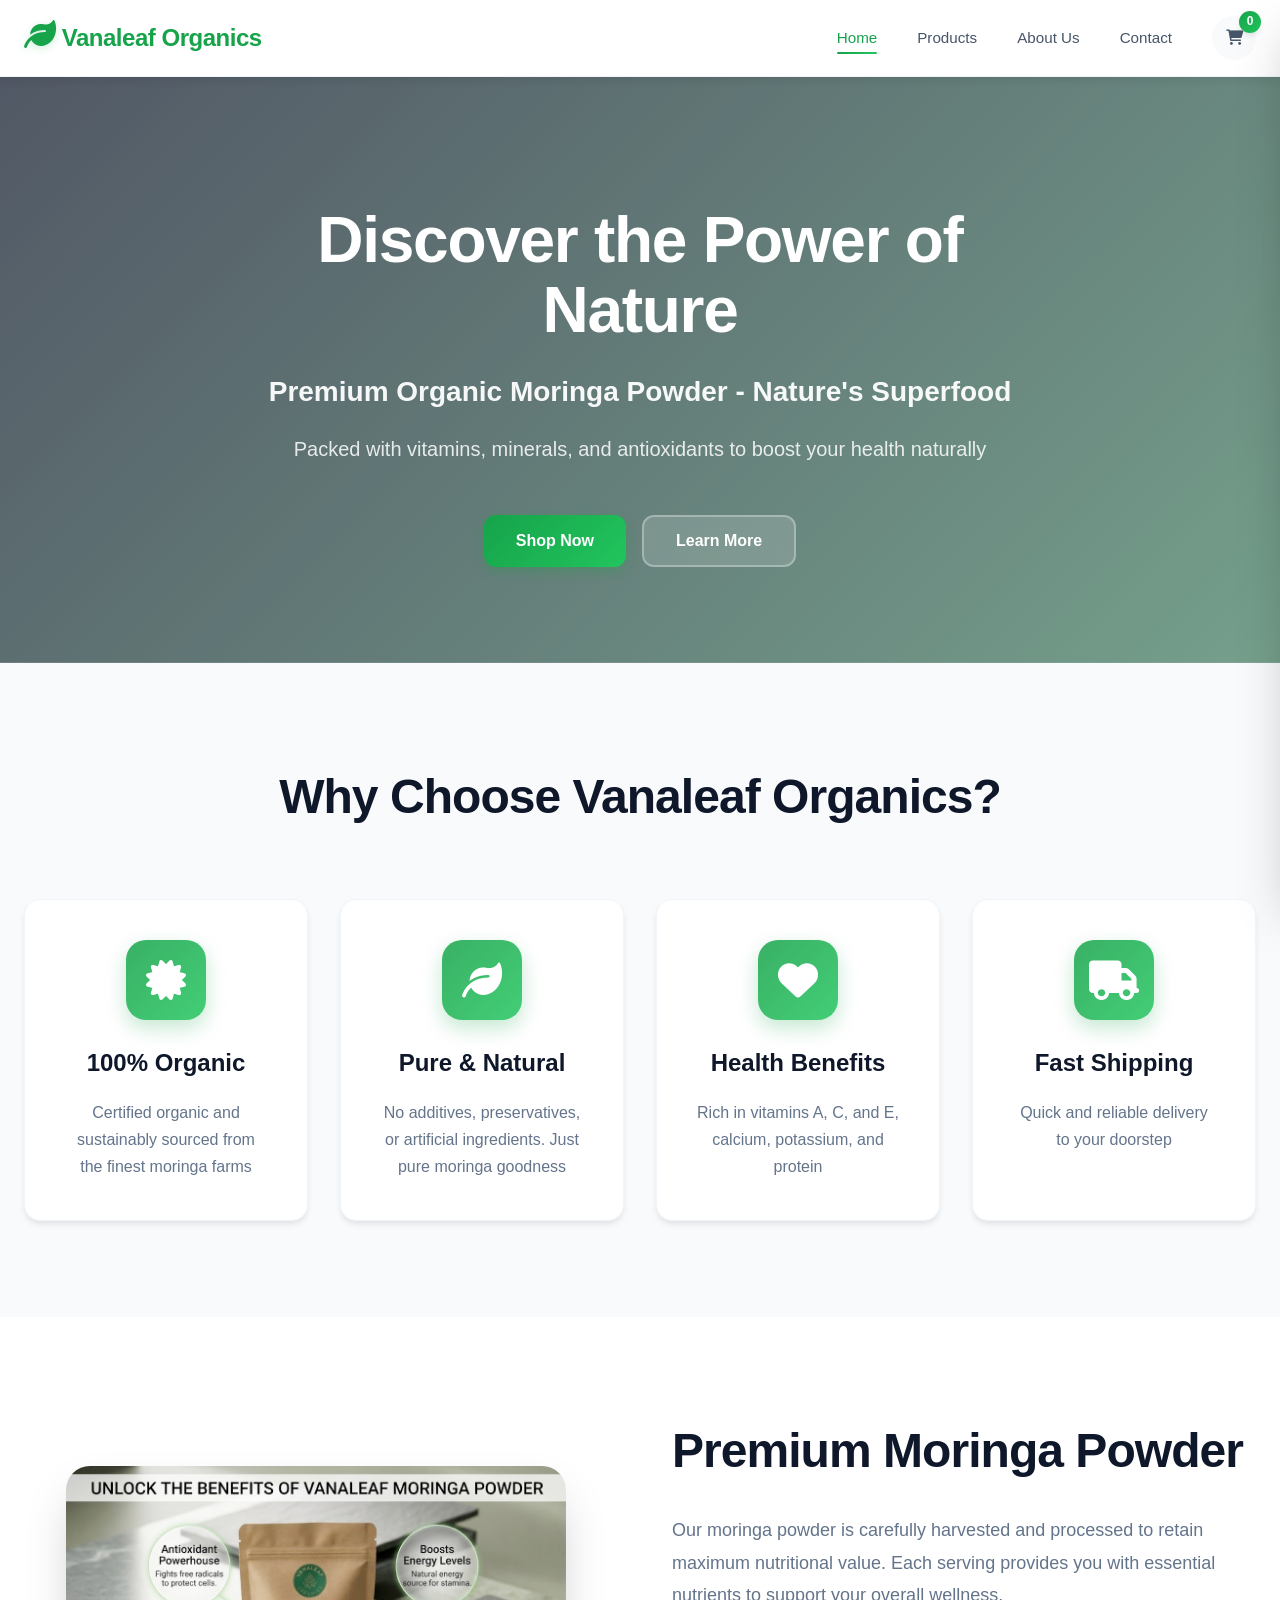
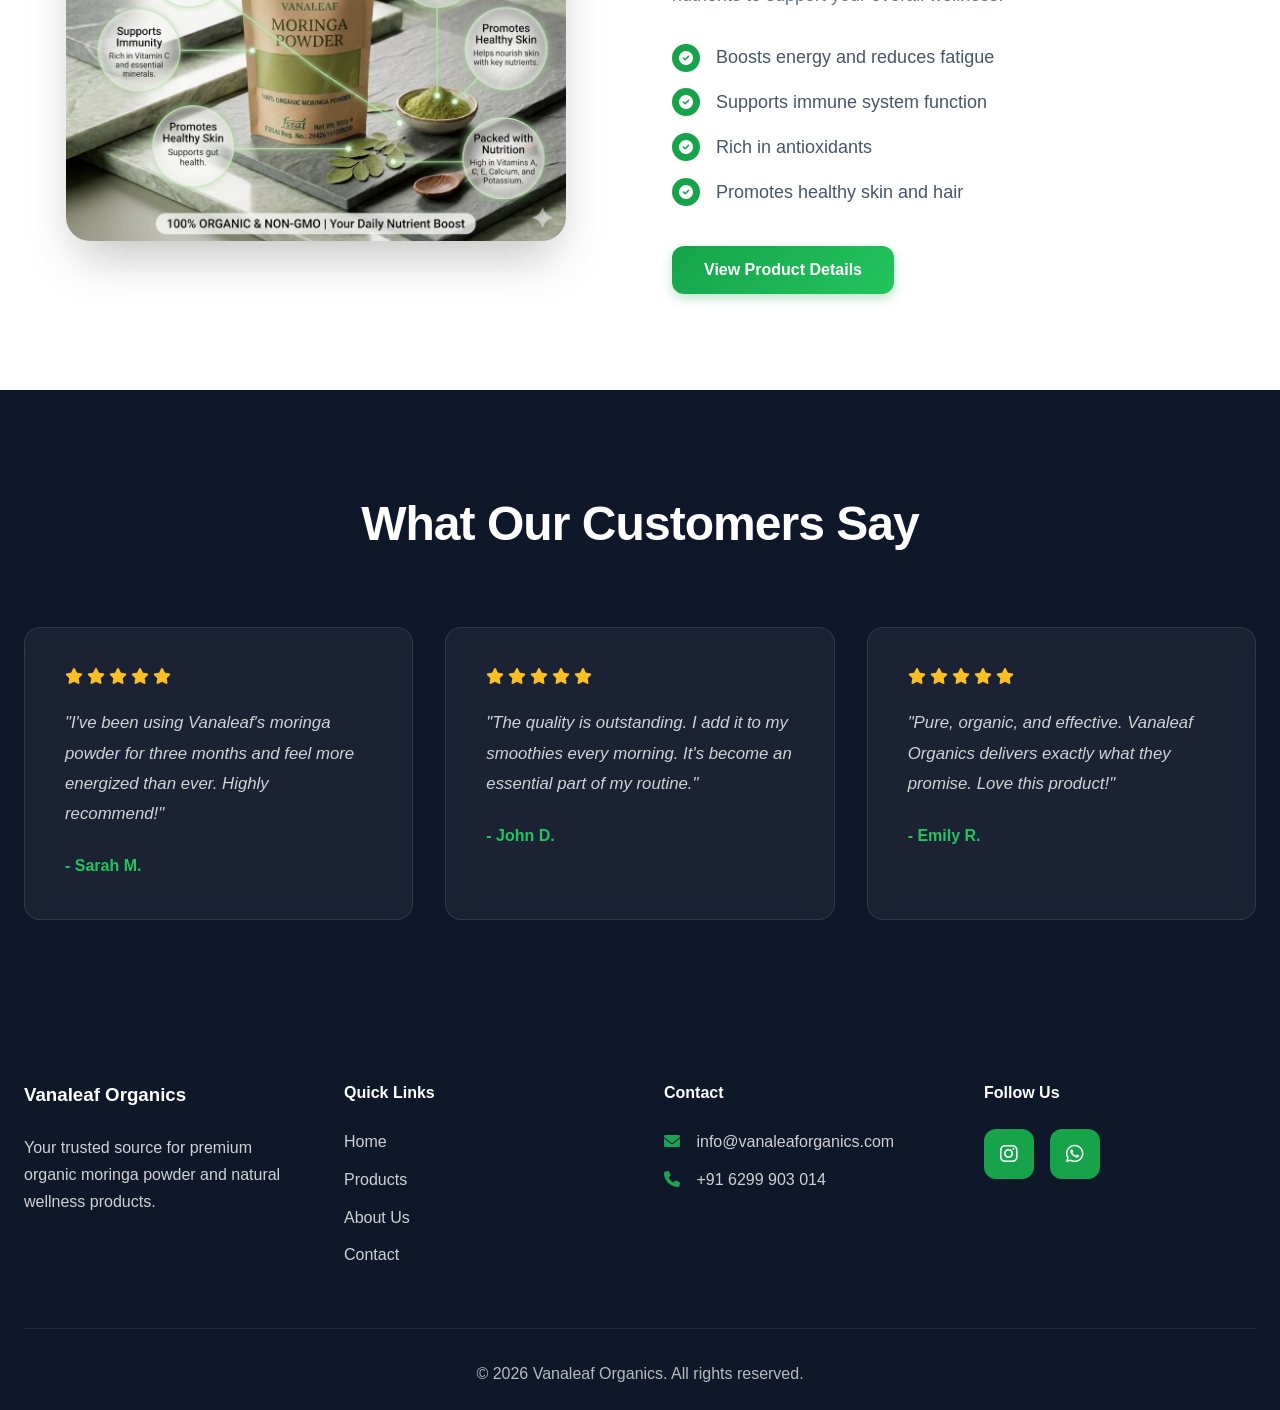
<file: index.html>
<!DOCTYPE html>
<html lang="en">
<head>
    <meta charset="UTF-8">
    <meta name="viewport" content="width=device-width, initial-scale=1.0">
    <title>Vanaleaf Organics - Premium Moringa Powder</title>
    <link rel="stylesheet" href="css/style.css">
    <link rel="stylesheet" href="https://cdnjs.cloudflare.com/ajax/libs/font-awesome/6.0.0/css/all.min.css">
</head>
<body>
    <!-- Navigation -->
    <nav class="navbar">
        <div class="container">
            <div class="nav-wrapper">
                <div class="logo">
                    <a href="index.html">
                        <i class="fas fa-leaf"></i>
                        <span>Vanaleaf Organics</span>
                    </a>
                </div>
                <ul class="nav-menu" id="navMenu">
                    <li><a href="index.html" class="active">Home</a></li>
                    <li><a href="product.html">Products</a></li>
                    <li><a href="about.html">About Us</a></li>
                    <li><a href="contact.html">Contact</a></li>
                    <li class="cart-icon-wrapper">
                        <a href="#" id="cartToggle">
                            <i class="fas fa-shopping-cart"></i>
                            <span class="cart-count" id="cartCount">0</span>
                        </a>
                    </li>
                </ul>
                <div class="hamburger" id="hamburger">
                    <span></span>
                    <span></span>
                    <span></span>
                </div>
            </div>
        </div>
    </nav>

    <!-- Hero Section -->
    <section class="hero">
        <div class="container">
            <div class="hero-content">
                <h1 class="hero-title">Discover the Power of Nature</h1>
                <p class="hero-subtitle">Premium Organic Moringa Powder - Nature's Superfood</p>
                <p class="hero-description">Packed with vitamins, minerals, and antioxidants to boost your health naturally</p>
                <div class="hero-buttons">
                    <a href="product.html" class="btn btn-primary">Shop Now</a>
                    <a href="about.html" class="btn btn-secondary">Learn More</a>
                </div>
            </div>
        </div>
    </section>

    <!-- Features Section -->
    <section class="features">
        <div class="container">
            <h2 class="section-title">Why Choose Vanaleaf Organics?</h2>
            <div class="features-grid">
                <div class="feature-card">
                    <div class="feature-icon feature-icon-1">
                        <i class="fas fa-certificate"></i>
                    </div>
                    <h3>100% Organic</h3>
                    <p>Certified organic and sustainably sourced from the finest moringa farms</p>
                </div>
                <div class="feature-card">
                    <div class="feature-icon feature-icon-2">
                        <i class="fas fa-leaf"></i>
                    </div>
                    <h3>Pure & Natural</h3>
                    <p>No additives, preservatives, or artificial ingredients. Just pure moringa goodness</p>
                </div>
                <div class="feature-card">
                    <div class="feature-icon feature-icon-3">
                        <i class="fas fa-heart"></i>
                    </div>
                    <h3>Health Benefits</h3>
                    <p>Rich in vitamins A, C, and E, calcium, potassium, and protein</p>
                </div>
                <div class="feature-card">
                    <div class="feature-icon feature-icon-4">
                        <i class="fas fa-truck"></i>
                    </div>
                    <h3>Fast Shipping</h3>
                    <p>Quick and reliable delivery to your doorstep</p>
                </div>
            </div>
        </div>
    </section>

    <!-- Product Highlight Section -->
    <section class="product-highlight">
        <div class="container">
            <div class="highlight-grid">
                <div class="highlight-image">
                    <img src="images/Benefits.png" alt="Benefits of Vanaleaf Moringa Powder" class="highlight-img">
                </div>
                <div class="highlight-content">
                    <h2>Premium Moringa Powder</h2>
                    <p class="highlight-description">Our moringa powder is carefully harvested and processed to retain maximum nutritional value. Each serving provides you with essential nutrients to support your overall wellness.</p>
                    <ul class="benefits-list">
                        <li><i class="fas fa-check-circle"></i> Boosts energy and reduces fatigue</li>
                        <li><i class="fas fa-check-circle"></i> Supports immune system function</li>
                        <li><i class="fas fa-check-circle"></i> Rich in antioxidants</li>
                        <li><i class="fas fa-check-circle"></i> Promotes healthy skin and hair</li>
                    </ul>
                    <a href="product.html" class="btn btn-primary">View Product Details</a>
                </div>
            </div>
        </div>
    </section>

    <!-- Testimonials Section -->
    <section class="testimonials">
        <div class="container">
            <h2 class="section-title">What Our Customers Say</h2>
            <div class="testimonials-grid">
                <div class="testimonial-card">
                    <div class="stars">
                        <i class="fas fa-star"></i>
                        <i class="fas fa-star"></i>
                        <i class="fas fa-star"></i>
                        <i class="fas fa-star"></i>
                        <i class="fas fa-star"></i>
                    </div>
                    <p>"I've been using Vanaleaf's moringa powder for three months and feel more energized than ever. Highly recommend!"</p>
                    <div class="customer-name">- Sarah M.</div>
                </div>
                <div class="testimonial-card">
                    <div class="stars">
                        <i class="fas fa-star"></i>
                        <i class="fas fa-star"></i>
                        <i class="fas fa-star"></i>
                        <i class="fas fa-star"></i>
                        <i class="fas fa-star"></i>
                    </div>
                    <p>"The quality is outstanding. I add it to my smoothies every morning. It's become an essential part of my routine."</p>
                    <div class="customer-name">- John D.</div>
                </div>
                <div class="testimonial-card">
                    <div class="stars">
                        <i class="fas fa-star"></i>
                        <i class="fas fa-star"></i>
                        <i class="fas fa-star"></i>
                        <i class="fas fa-star"></i>
                        <i class="fas fa-star"></i>
                    </div>
                    <p>"Pure, organic, and effective. Vanaleaf Organics delivers exactly what they promise. Love this product!"</p>
                    <div class="customer-name">- Emily R.</div>
                </div>
            </div>
        </div>
    </section>

    <!-- Footer -->
    <footer class="footer">
        <div class="container">
            <div class="footer-grid">
                <div class="footer-col">
                    <h3>Vanaleaf Organics</h3>
                    <p>Your trusted source for premium organic moringa powder and natural wellness products.</p>
                </div>
                <div class="footer-col">
                    <h4>Quick Links</h4>
                    <ul>
                        <li><a href="index.html">Home</a></li>
                        <li><a href="product.html">Products</a></li>
                        <li><a href="about.html">About Us</a></li>
                        <li><a href="contact.html">Contact</a></li>
                    </ul>
                </div>
                <div class="footer-col">
                    <h4>Contact</h4>
                    <ul>
                        <li><a href="mailto:info@vanaleaforganics.com"><i class="fas fa-envelope"></i> info@vanaleaforganics.com</a></li>
                        <li><a href="tel:+916299903014"><i class="fas fa-phone"></i> +91 6299 903 014</a></li>
                    </ul>
                </div>
                <div class="footer-col">
                    <h4>Follow Us</h4>
                    <div class="social-links">
                        <a href="https://www.instagram.com/vanaleaforganics" target="_blank"><i class="fab fa-instagram"></i></a>
                        <a href="https://wa.me/916299903014" target="_blank"><i class="fab fa-whatsapp"></i></a>
                    </div>
                </div>
            </div>
            <div class="footer-bottom">
                <p>&copy; 2026 Vanaleaf Organics. All rights reserved.</p>
            </div>
        </div>
    </footer>

    <!-- Shopping Cart Sidebar -->
    <div class="cart-sidebar" id="cartSidebar">
        <div class="cart-header">
            <h3>Shopping Cart</h3>
            <button class="close-cart" id="closeCart">&times;</button>
        </div>
        <div class="cart-items" id="cartItems">
            <p class="empty-cart">Your cart is empty</p>
        </div>
        <div class="cart-footer">
            <div class="cart-total">
                <span>Total:</span>
                <span id="cartTotal">₹0</span>
            </div>
            <div class="cart-buttons">
                <button class="btn btn-primary btn-block btn-whatsapp" id="orderWhatsappBtn">
                    <i class="fab fa-whatsapp"></i> Order via WhatsApp
                </button>
                <button class="btn btn-outline btn-block" id="orderCodBtn">
                    COD / UPI Payment
                </button>
            </div>
        </div>
    </div>

    <!-- Overlay -->
    <div class="overlay" id="overlay"></div>

    <script src="js/cart.js"></script>
    <script src="js/main.js"></script>
</body>
</html>
</file>
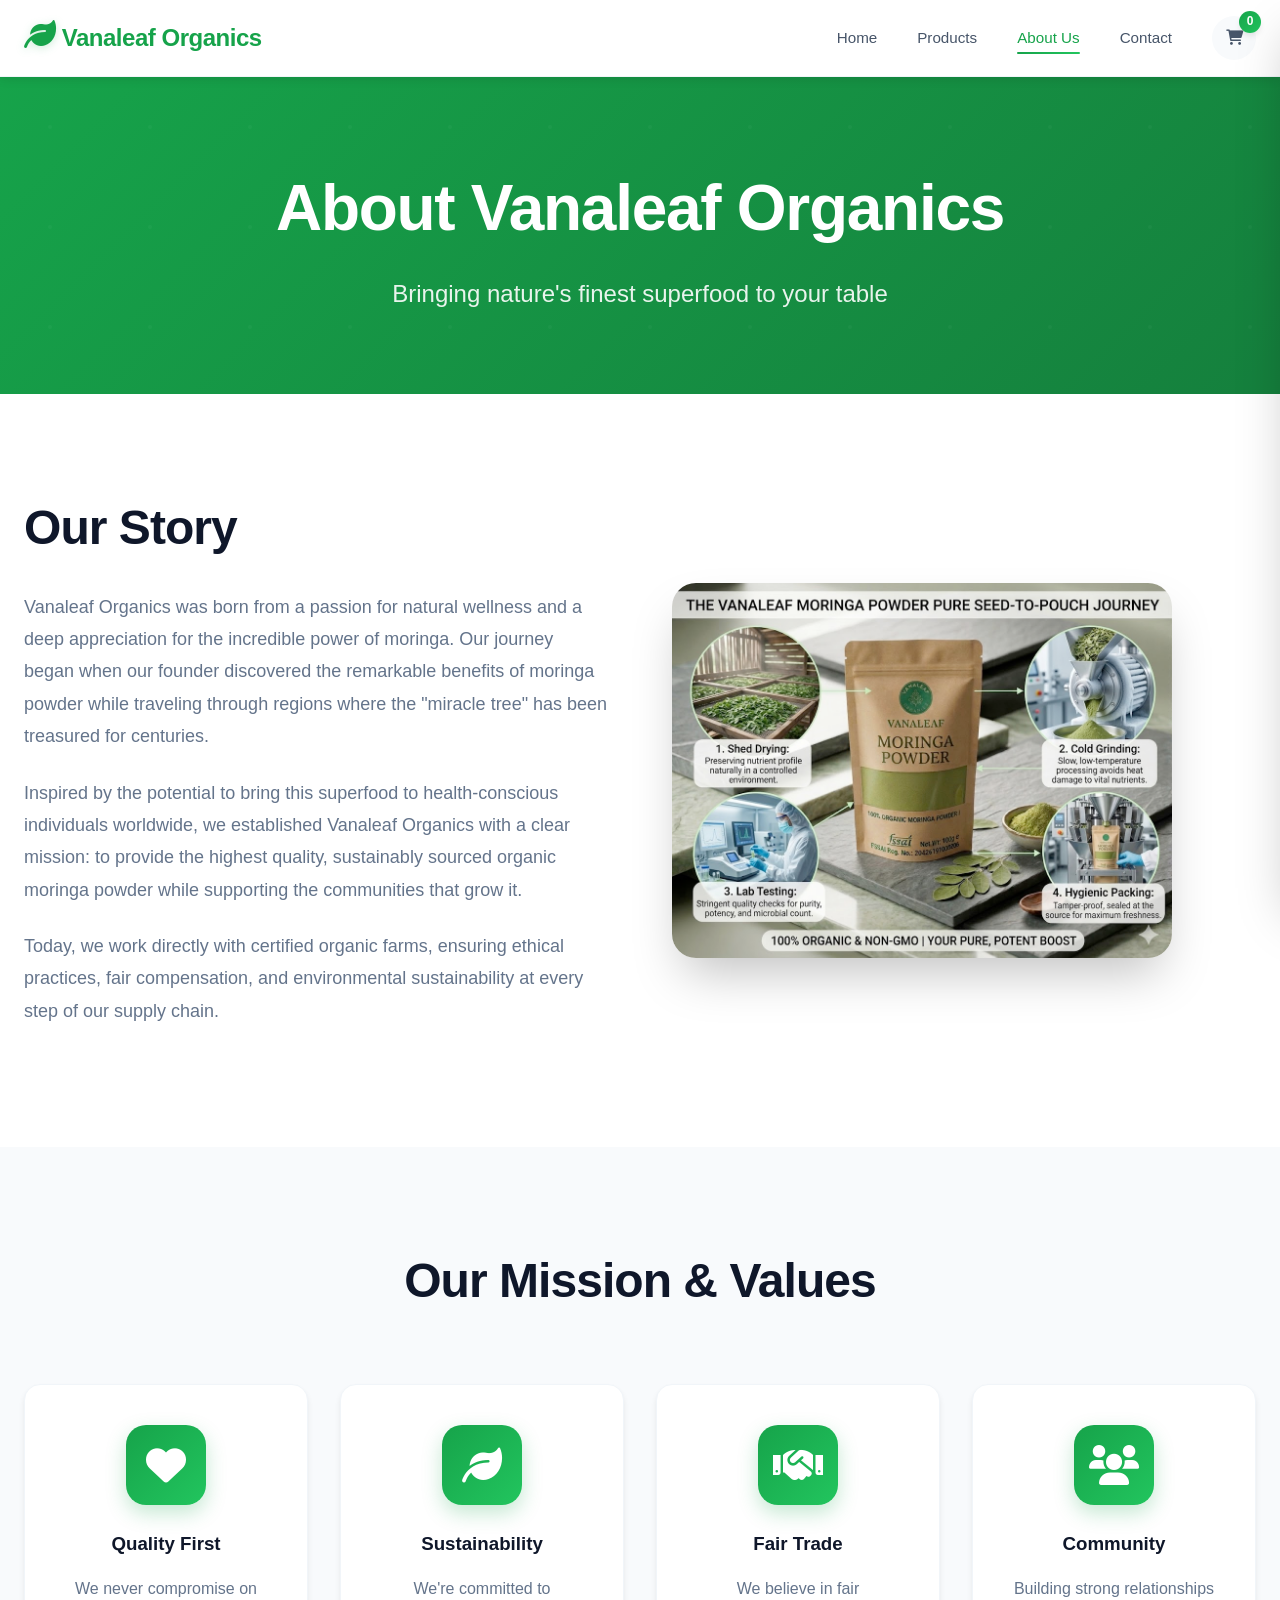
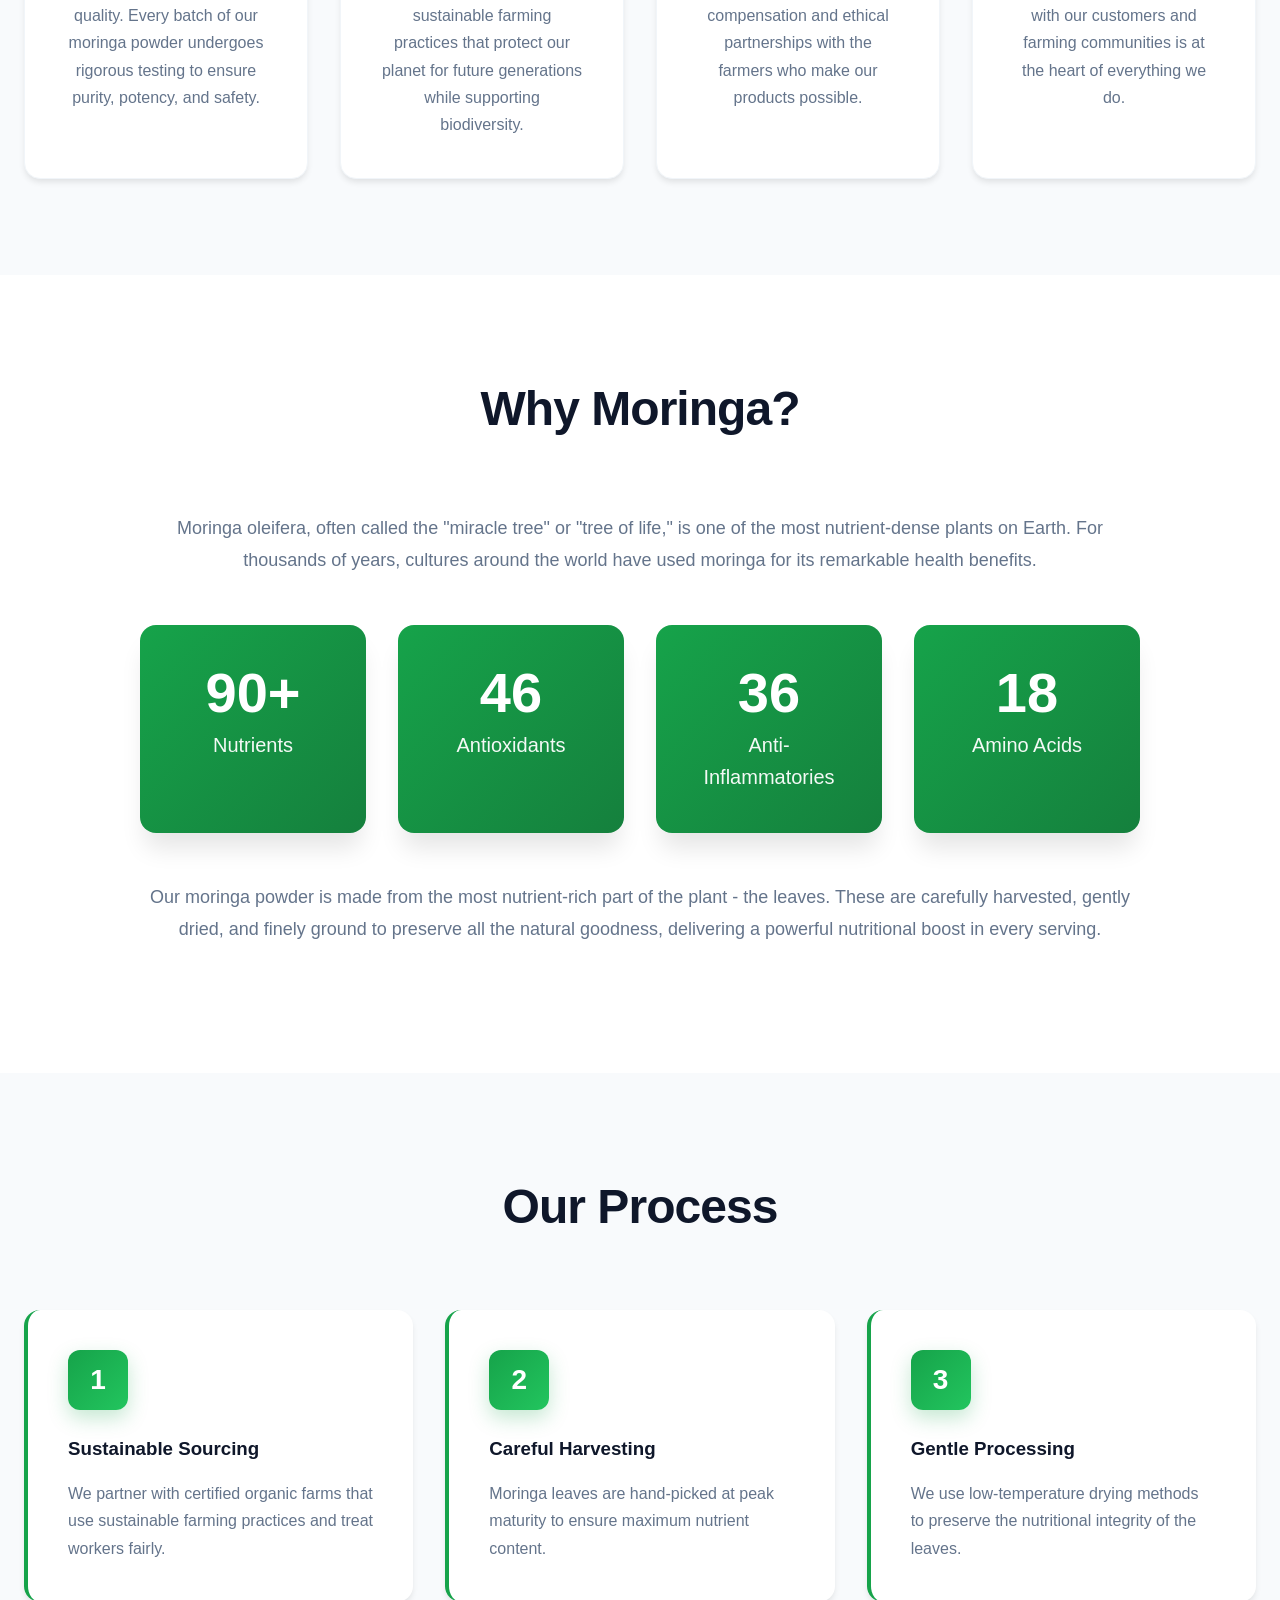
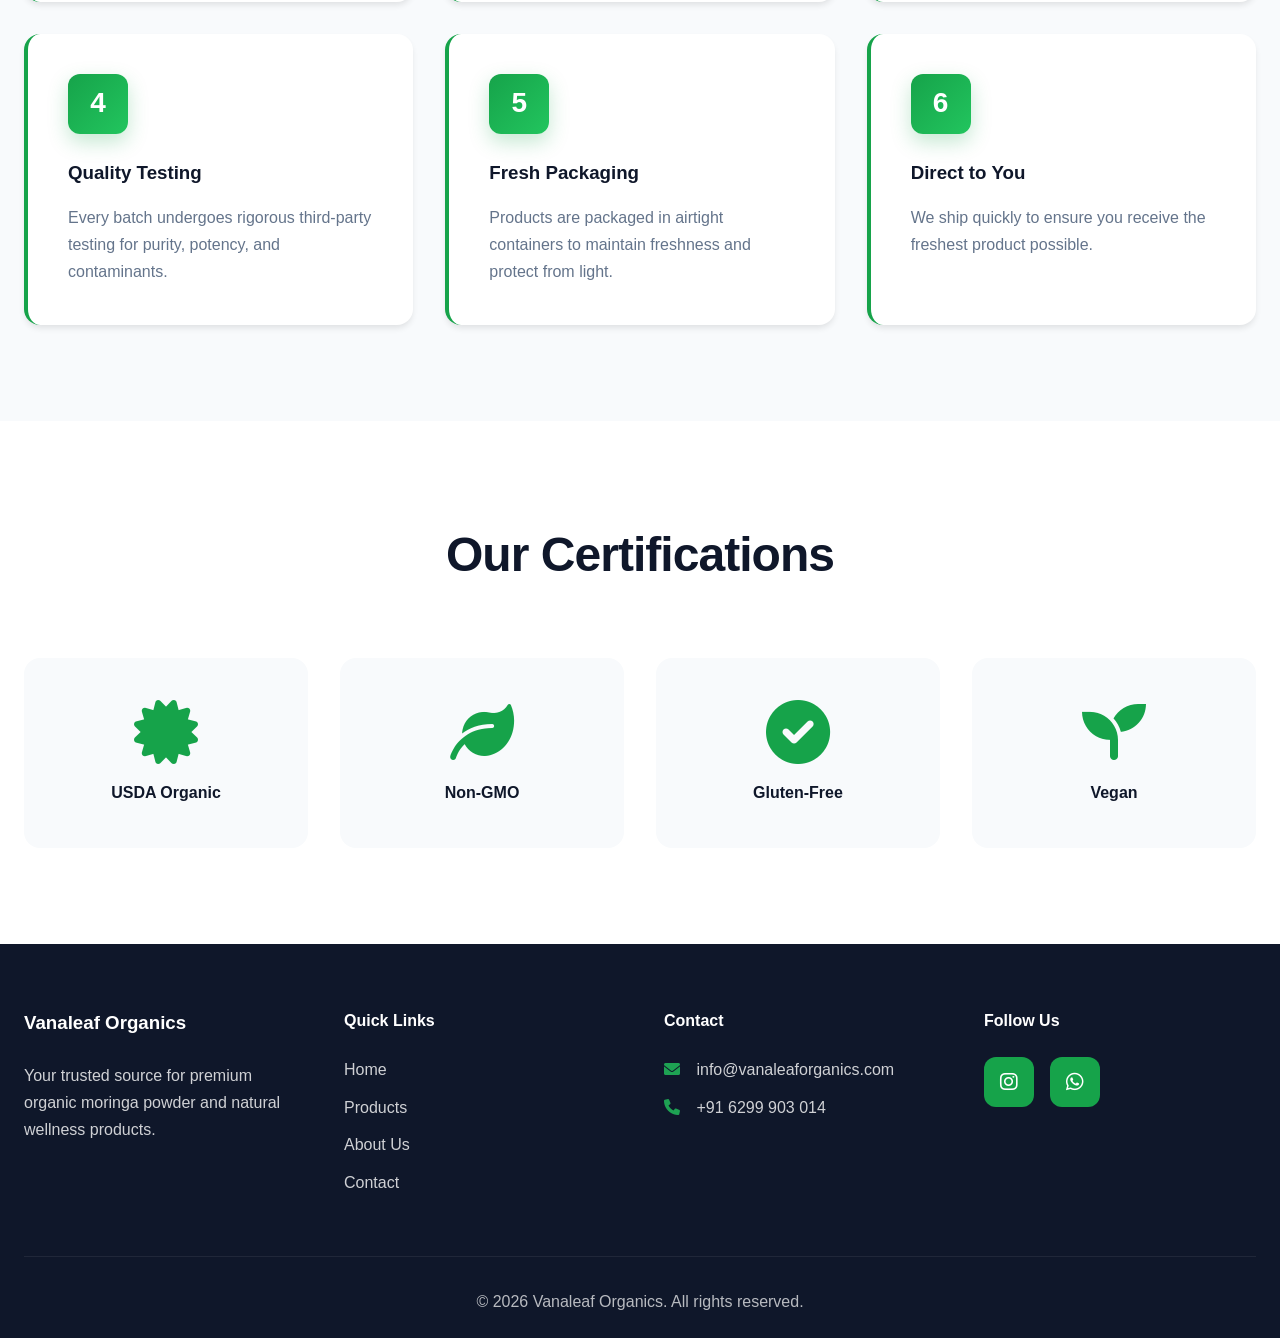
<file: about.html>
<!DOCTYPE html>
<html lang="en">
<head>
    <meta charset="UTF-8">
    <meta name="viewport" content="width=device-width, initial-scale=1.0">
    <title>About Us - Vanaleaf Organics</title>
    <link rel="stylesheet" href="css/style.css">
    <link rel="stylesheet" href="https://cdnjs.cloudflare.com/ajax/libs/font-awesome/6.0.0/css/all.min.css">
</head>
<body>
    <!-- Navigation -->
    <nav class="navbar">
        <div class="container">
            <div class="nav-wrapper">
                <div class="logo">
                    <a href="index.html">
                        <i class="fas fa-leaf"></i>
                        <span>Vanaleaf Organics</span>
                    </a>
                </div>
                <ul class="nav-menu" id="navMenu">
                    <li><a href="index.html">Home</a></li>
                    <li><a href="product.html">Products</a></li>
                    <li><a href="about.html" class="active">About Us</a></li>
                    <li><a href="contact.html">Contact</a></li>
                    <li class="cart-icon-wrapper">
                        <a href="#" id="cartToggle">
                            <i class="fas fa-shopping-cart"></i>
                            <span class="cart-count" id="cartCount">0</span>
                        </a>
                    </li>
                </ul>
                <div class="hamburger" id="hamburger">
                    <span></span>
                    <span></span>
                    <span></span>
                </div>
            </div>
        </div>
    </nav>

    <!-- Page Header -->
    <section class="page-header">
        <div class="container">
            <h1>About Vanaleaf Organics</h1>
            <p>Bringing nature's finest superfood to your table</p>
        </div>
    </section>

    <!-- Our Story Section -->
    <section class="about-section">
        <div class="container">
            <div class="about-grid">
                <div class="about-content">
                    <h2>Our Story</h2>
                    <p>Vanaleaf Organics was born from a passion for natural wellness and a deep appreciation for the incredible power of moringa. Our journey began when our founder discovered the remarkable benefits of moringa powder while traveling through regions where the "miracle tree" has been treasured for centuries.</p>
                    <p>Inspired by the potential to bring this superfood to health-conscious individuals worldwide, we established Vanaleaf Organics with a clear mission: to provide the highest quality, sustainably sourced organic moringa powder while supporting the communities that grow it.</p>
                    <p>Today, we work directly with certified organic farms, ensuring ethical practices, fair compensation, and environmental sustainability at every step of our supply chain.</p>
                </div>
                <div class="about-image">
                    <img src="images/Journey.png" alt="The Vanaleaf Moringa Powder Seed-to-Pouch Journey" class="highlight-img">
                </div>
            </div>
        </div>
    </section>

    <!-- Mission & Values -->
    <section class="values-section">
        <div class="container">
            <h2 class="section-title">Our Mission & Values</h2>
            <div class="values-grid">
                <div class="value-card">
                    <div class="value-icon">
                        <i class="fas fa-heart"></i>
                    </div>
                    <h3>Quality First</h3>
                    <p>We never compromise on quality. Every batch of our moringa powder undergoes rigorous testing to ensure purity, potency, and safety.</p>
                </div>
                <div class="value-card">
                    <div class="value-icon">
                        <i class="fas fa-leaf"></i>
                    </div>
                    <h3>Sustainability</h3>
                    <p>We're committed to sustainable farming practices that protect our planet for future generations while supporting biodiversity.</p>
                </div>
                <div class="value-card">
                    <div class="value-icon">
                        <i class="fas fa-handshake"></i>
                    </div>
                    <h3>Fair Trade</h3>
                    <p>We believe in fair compensation and ethical partnerships with the farmers who make our products possible.</p>
                </div>
                <div class="value-card">
                    <div class="value-icon">
                        <i class="fas fa-users"></i>
                    </div>
                    <h3>Community</h3>
                    <p>Building strong relationships with our customers and farming communities is at the heart of everything we do.</p>
                </div>
            </div>
        </div>
    </section>

    <!-- Why Moringa Section -->
    <section class="why-moringa">
        <div class="container">
            <h2 class="section-title">Why Moringa?</h2>
            <div class="moringa-content">
                <p>Moringa oleifera, often called the "miracle tree" or "tree of life," is one of the most nutrient-dense plants on Earth. For thousands of years, cultures around the world have used moringa for its remarkable health benefits.</p>
                <div class="moringa-facts">
                    <div class="fact-item">
                        <div class="fact-number">90+</div>
                        <div class="fact-label">Nutrients</div>
                    </div>
                    <div class="fact-item">
                        <div class="fact-number">46</div>
                        <div class="fact-label">Antioxidants</div>
                    </div>
                    <div class="fact-item">
                        <div class="fact-number">36</div>
                        <div class="fact-label">Anti-Inflammatories</div>
                    </div>
                    <div class="fact-item">
                        <div class="fact-number">18</div>
                        <div class="fact-label">Amino Acids</div>
                    </div>
                </div>
                <p>Our moringa powder is made from the most nutrient-rich part of the plant - the leaves. These are carefully harvested, gently dried, and finely ground to preserve all the natural goodness, delivering a powerful nutritional boost in every serving.</p>
            </div>
        </div>
    </section>

    <!-- Our Process -->
    <section class="process-section">
        <div class="container">
            <h2 class="section-title">Our Process</h2>
            <div class="process-steps">
                <div class="step">
                    <div class="step-number">1</div>
                    <h3>Sustainable Sourcing</h3>
                    <p>We partner with certified organic farms that use sustainable farming practices and treat workers fairly.</p>
                </div>
                <div class="step">
                    <div class="step-number">2</div>
                    <h3>Careful Harvesting</h3>
                    <p>Moringa leaves are hand-picked at peak maturity to ensure maximum nutrient content.</p>
                </div>
                <div class="step">
                    <div class="step-number">3</div>
                    <h3>Gentle Processing</h3>
                    <p>We use low-temperature drying methods to preserve the nutritional integrity of the leaves.</p>
                </div>
                <div class="step">
                    <div class="step-number">4</div>
                    <h3>Quality Testing</h3>
                    <p>Every batch undergoes rigorous third-party testing for purity, potency, and contaminants.</p>
                </div>
                <div class="step">
                    <div class="step-number">5</div>
                    <h3>Fresh Packaging</h3>
                    <p>Products are packaged in airtight containers to maintain freshness and protect from light.</p>
                </div>
                <div class="step">
                    <div class="step-number">6</div>
                    <h3>Direct to You</h3>
                    <p>We ship quickly to ensure you receive the freshest product possible.</p>
                </div>
            </div>
        </div>
    </section>

    <!-- Certifications -->
    <section class="certifications">
        <div class="container">
            <h2 class="section-title">Our Certifications</h2>
            <div class="cert-grid">
                <div class="cert-item">
                    <i class="fas fa-certificate"></i>
                    <h4>USDA Organic</h4>
                </div>
                <div class="cert-item">
                    <i class="fas fa-leaf"></i>
                    <h4>Non-GMO</h4>
                </div>
                <div class="cert-item">
                    <i class="fas fa-check-circle"></i>
                    <h4>Gluten-Free</h4>
                </div>
                <div class="cert-item">
                    <i class="fas fa-seedling"></i>
                    <h4>Vegan</h4>
                </div>
            </div>
        </div>
    </section>

    <!-- Footer -->
    <footer class="footer">
        <div class="container">
            <div class="footer-grid">
                <div class="footer-col">
                    <h3>Vanaleaf Organics</h3>
                    <p>Your trusted source for premium organic moringa powder and natural wellness products.</p>
                </div>
                <div class="footer-col">
                    <h4>Quick Links</h4>
                    <ul>
                        <li><a href="index.html">Home</a></li>
                        <li><a href="product.html">Products</a></li>
                        <li><a href="about.html">About Us</a></li>
                        <li><a href="contact.html">Contact</a></li>
                    </ul>
                </div>
                <div class="footer-col">
                    <h4>Contact</h4>
                    <ul>
                        <li><a href="mailto:info@vanaleaforganics.com"><i class="fas fa-envelope"></i> info@vanaleaforganics.com</a></li>
                        <li><a href="tel:+916299903014"><i class="fas fa-phone"></i> +91 6299 903 014</a></li>
                    </ul>
                </div>
                <div class="footer-col">
                    <h4>Follow Us</h4>
                    <div class="social-links">
                        <a href="https://www.instagram.com/vanaleaforganics" target="_blank"><i class="fab fa-instagram"></i></a>
                        <a href="https://wa.me/916299903014" target="_blank"><i class="fab fa-whatsapp"></i></a>
                    </div>
                </div>
            </div>
            <div class="footer-bottom">
                <p>&copy; 2026 Vanaleaf Organics. All rights reserved.</p>
            </div>
        </div>
    </footer>

    <!-- Shopping Cart Sidebar -->
    <div class="cart-sidebar" id="cartSidebar">
        <div class="cart-header">
            <h3>Shopping Cart</h3>
            <button class="close-cart" id="closeCart">&times;</button>
        </div>
        <div class="cart-items" id="cartItems">
            <p class="empty-cart">Your cart is empty</p>
        </div>
        <div class="cart-footer">
            <div class="cart-total">
                <span>Total:</span>
                <span id="cartTotal">₹0</span>
            </div>
            <div class="cart-buttons">
                <button class="btn btn-primary btn-block btn-whatsapp" id="orderWhatsappBtn">
                    <i class="fab fa-whatsapp"></i> Order via WhatsApp
                </button>
                <button class="btn btn-outline btn-block" id="orderCodBtn">
                    COD / UPI Payment
                </button>
            </div>
        </div>
    </div>

    <!-- Overlay -->
    <div class="overlay" id="overlay"></div>

    <script src="js/cart.js"></script>
    <script src="js/main.js"></script>
</body>
</html>
</file>
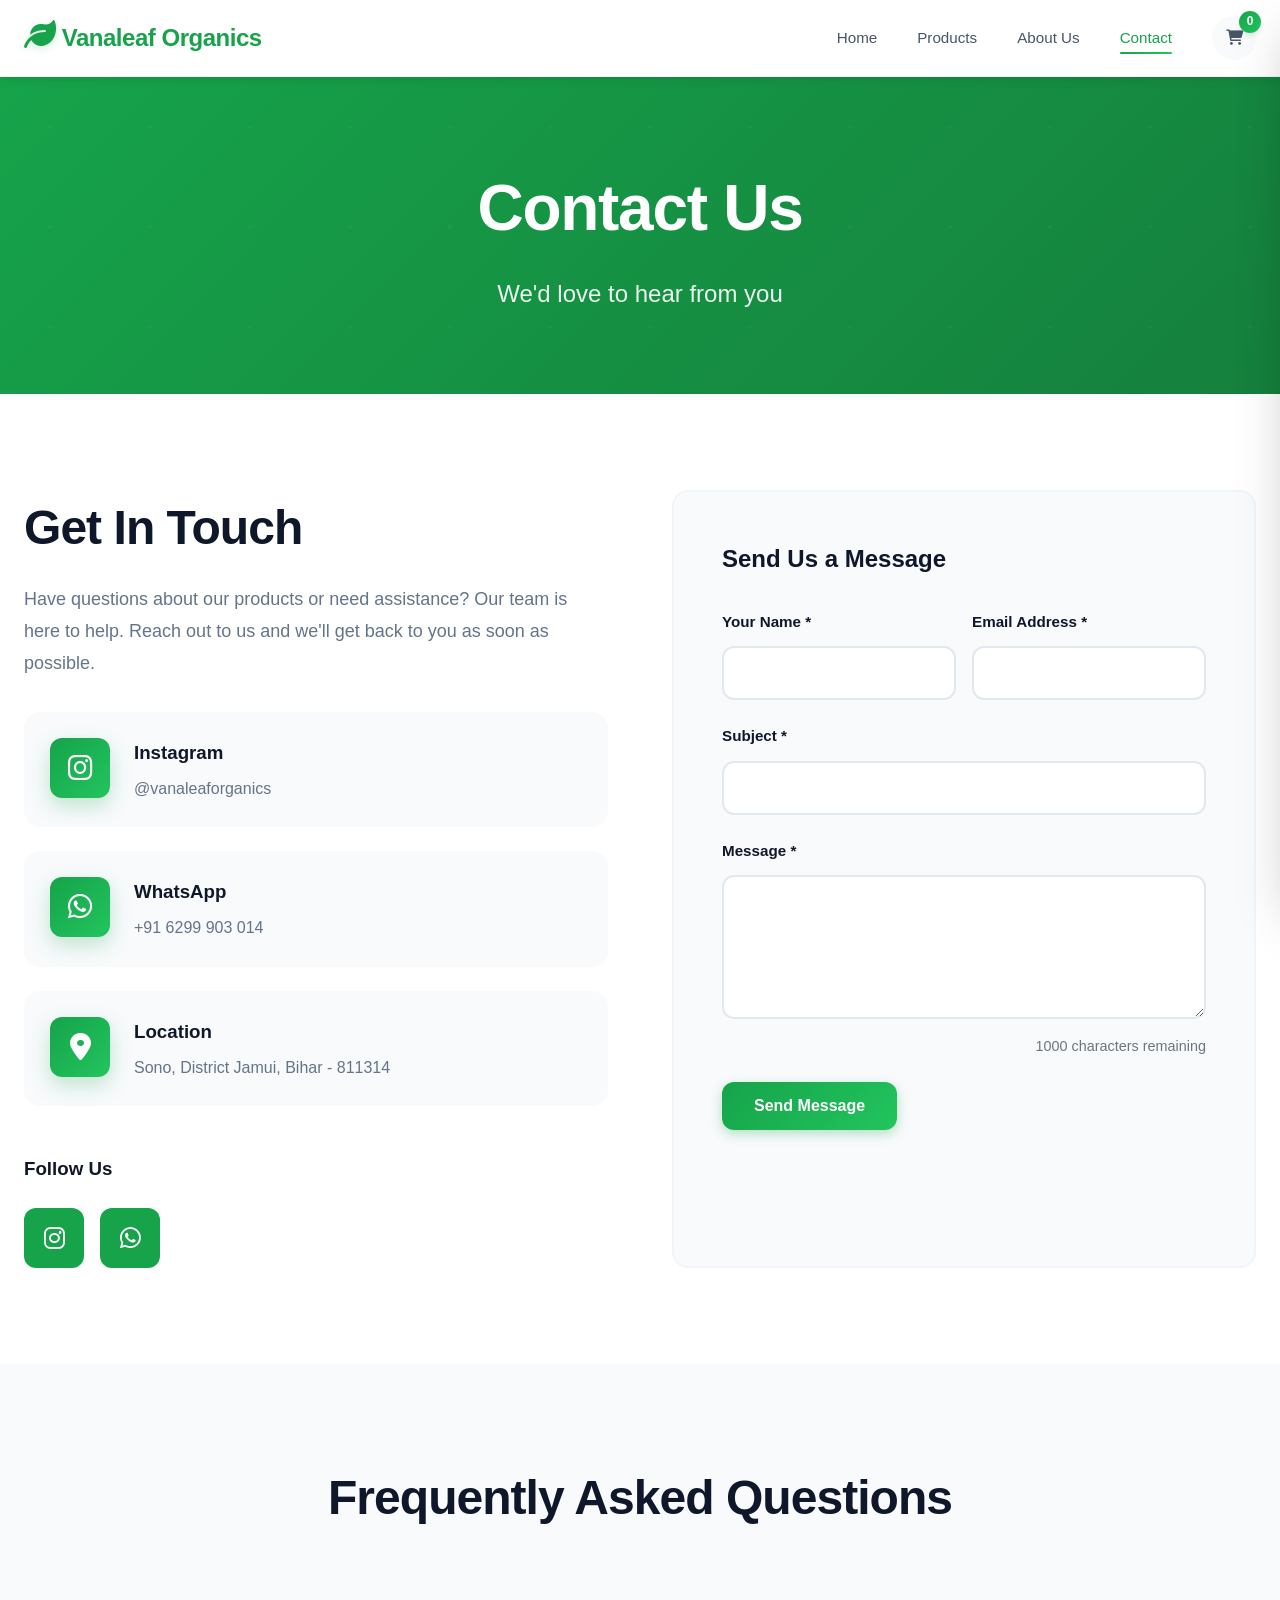
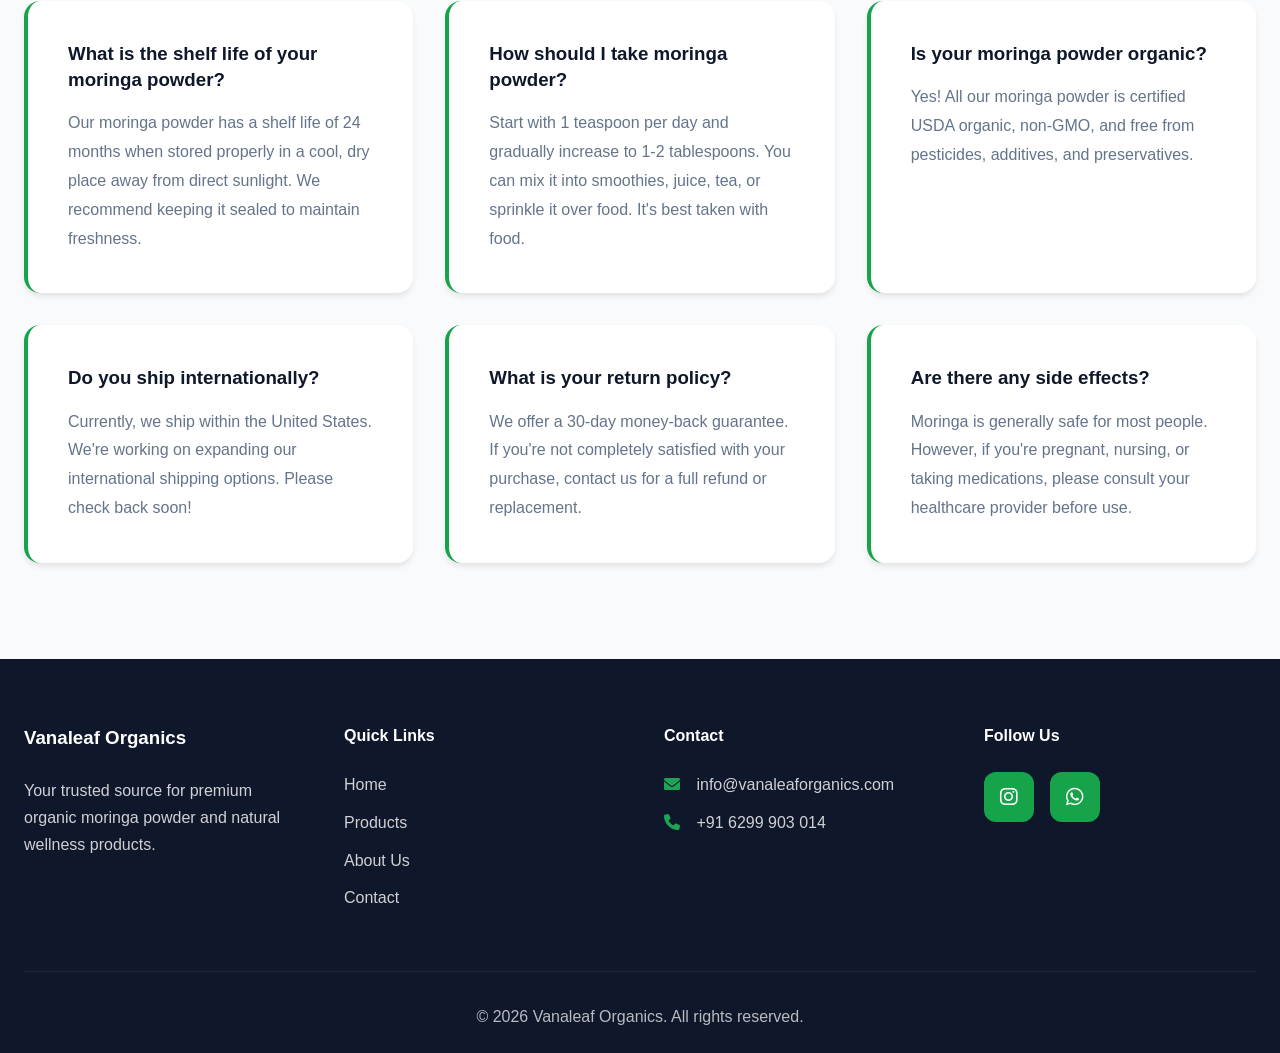
<file: contact.html>
<!DOCTYPE html>
<html lang="en">
<head>
    <meta charset="UTF-8">
    <meta name="viewport" content="width=device-width, initial-scale=1.0">
    <title>Contact Us - Vanaleaf Organics</title>
    <link rel="stylesheet" href="css/style.css">
    <link rel="stylesheet" href="https://cdnjs.cloudflare.com/ajax/libs/font-awesome/6.0.0/css/all.min.css">
</head>
<body>
    <!-- Navigation -->
    <nav class="navbar">
        <div class="container">
            <div class="nav-wrapper">
                <div class="logo">
                    <a href="index.html">
                        <i class="fas fa-leaf"></i>
                        <span>Vanaleaf Organics</span>
                    </a>
                </div>
                <ul class="nav-menu" id="navMenu">
                    <li><a href="index.html">Home</a></li>
                    <li><a href="product.html">Products</a></li>
                    <li><a href="about.html">About Us</a></li>
                    <li><a href="contact.html" class="active">Contact</a></li>
                    <li class="cart-icon-wrapper">
                        <a href="#" id="cartToggle">
                            <i class="fas fa-shopping-cart"></i>
                            <span class="cart-count" id="cartCount">0</span>
                        </a>
                    </li>
                </ul>
                <div class="hamburger" id="hamburger">
                    <span></span>
                    <span></span>
                    <span></span>
                </div>
            </div>
        </div>
    </nav>

    <!-- Page Header -->
    <section class="page-header">
        <div class="container">
            <h1>Contact Us</h1>
            <p>We'd love to hear from you</p>
        </div>
    </section>

    <!-- Contact Section -->
    <section class="contact-section">
        <div class="container">
            <div class="contact-grid">
                <div class="contact-info">
                    <h2>Get In Touch</h2>
                    <p>Have questions about our products or need assistance? Our team is here to help. Reach out to us and we'll get back to you as soon as possible.</p>

                    <div class="contact-methods">
                        <div class="contact-method">
                            <div class="method-icon">
                                <i class="fab fa-instagram"></i>
                            </div>
                            <div class="method-info">
                                <h3>Instagram</h3>
                                <p><a href="https://www.instagram.com/vanaleaforganics" target="_blank">@vanaleaforganics</a></p>
                            </div>
                        </div>
                        <div class="contact-method">
                            <div class="method-icon">
                                <i class="fab fa-whatsapp"></i>
                            </div>
                            <div class="method-info">
                                <h3>WhatsApp</h3>
                                <p><a href="https://wa.me/916299903014" target="_blank">+91 6299 903 014</a></p>
                            </div>
                        </div>
                        <div class="contact-method">
                            <div class="method-icon">
                                <i class="fas fa-map-marker-alt"></i>
                            </div>
                            <div class="method-info">
                                <h3>Location</h3>
                                <p><a href="https://www.google.com/maps/search/Sono,+Jamui,+Bihar+811314" target="_blank">Sono, District Jamui, Bihar - 811314</a></p>
                            </div>
                        </div>
                    </div>

                    <div class="social-section">
                        <h3>Follow Us</h3>
                        <div class="social-links large">
                            <a href="https://www.instagram.com/vanaleaforganics" target="_blank"><i class="fab fa-instagram"></i></a>
                            <a href="https://wa.me/916299903014" target="_blank"><i class="fab fa-whatsapp"></i></a>
                        </div>
                    </div>
                </div>

                <div class="contact-form-wrapper">
                    <h2>Send Us a Message</h2>
                    <form id="contactForm" class="contact-form">
                        <div class="form-row">
                            <div class="form-group">
                                <label for="name">Your Name *</label>
                                <input type="text" id="name" name="name" required>
                            </div>
                            <div class="form-group">
                                <label for="contactEmail">Email Address *</label>
                                <input type="email" id="contactEmail" name="email" required>
                            </div>
                        </div>
                        <div class="form-group">
                            <label for="subject">Subject *</label>
                            <input type="text" id="subject" name="subject" required>
                        </div>
                        <div class="form-group">
                            <label for="message">Message *</label>
                            <textarea id="message" name="message" rows="6" required></textarea>
                        </div>
                        <button type="submit" class="btn btn-primary">Send Message</button>
                    </form>
                    <div id="formMessage" class="form-message"></div>
                </div>
            </div>
        </div>
    </section>

    <!-- FAQ Section -->
    <section class="faq-section">
        <div class="container">
            <h2 class="section-title">Frequently Asked Questions</h2>
            <div class="faq-grid">
                <div class="faq-item">
                    <h3>What is the shelf life of your moringa powder?</h3>
                    <p>Our moringa powder has a shelf life of 24 months when stored properly in a cool, dry place away from direct sunlight. We recommend keeping it sealed to maintain freshness.</p>
                </div>
                <div class="faq-item">
                    <h3>How should I take moringa powder?</h3>
                    <p>Start with 1 teaspoon per day and gradually increase to 1-2 tablespoons. You can mix it into smoothies, juice, tea, or sprinkle it over food. It's best taken with food.</p>
                </div>
                <div class="faq-item">
                    <h3>Is your moringa powder organic?</h3>
                    <p>Yes! All our moringa powder is certified USDA organic, non-GMO, and free from pesticides, additives, and preservatives.</p>
                </div>
                <div class="faq-item">
                    <h3>Do you ship internationally?</h3>
                    <p>Currently, we ship within the United States. We're working on expanding our international shipping options. Please check back soon!</p>
                </div>
                <div class="faq-item">
                    <h3>What is your return policy?</h3>
                    <p>We offer a 30-day money-back guarantee. If you're not completely satisfied with your purchase, contact us for a full refund or replacement.</p>
                </div>
                <div class="faq-item">
                    <h3>Are there any side effects?</h3>
                    <p>Moringa is generally safe for most people. However, if you're pregnant, nursing, or taking medications, please consult your healthcare provider before use.</p>
                </div>
            </div>
        </div>
    </section>

    <!-- Footer -->
    <footer class="footer">
        <div class="container">
            <div class="footer-grid">
                <div class="footer-col">
                    <h3>Vanaleaf Organics</h3>
                    <p>Your trusted source for premium organic moringa powder and natural wellness products.</p>
                </div>
                <div class="footer-col">
                    <h4>Quick Links</h4>
                    <ul>
                        <li><a href="index.html">Home</a></li>
                        <li><a href="product.html">Products</a></li>
                        <li><a href="about.html">About Us</a></li>
                        <li><a href="contact.html">Contact</a></li>
                    </ul>
                </div>
                <div class="footer-col">
                    <h4>Contact</h4>
                    <ul>
                        <li><a href="mailto:info@vanaleaforganics.com"><i class="fas fa-envelope"></i> info@vanaleaforganics.com</a></li>
                        <li><a href="tel:+916299903014"><i class="fas fa-phone"></i> +91 6299 903 014</a></li>
                    </ul>
                </div>
                <div class="footer-col">
                    <h4>Follow Us</h4>
                    <div class="social-links">
                        <a href="https://www.instagram.com/vanaleaforganics" target="_blank"><i class="fab fa-instagram"></i></a>
                        <a href="https://wa.me/916299903014" target="_blank"><i class="fab fa-whatsapp"></i></a>
                    </div>
                </div>
            </div>
            <div class="footer-bottom">
                <p>&copy; 2026 Vanaleaf Organics. All rights reserved.</p>
            </div>
        </div>
    </footer>

    <!-- Shopping Cart Sidebar -->
    <div class="cart-sidebar" id="cartSidebar">
        <div class="cart-header">
            <h3>Shopping Cart</h3>
            <button class="close-cart" id="closeCart">&times;</button>
        </div>
        <div class="cart-items" id="cartItems">
            <p class="empty-cart">Your cart is empty</p>
        </div>
        <div class="cart-footer">
            <div class="cart-total">
                <span>Total:</span>
                <span id="cartTotal">₹0</span>
            </div>
            <div class="cart-buttons">
                <button class="btn btn-primary btn-block btn-whatsapp" id="orderWhatsappBtn">
                    <i class="fab fa-whatsapp"></i> Order via WhatsApp
                </button>
                <button class="btn btn-outline btn-block" id="orderCodBtn">
                    COD / UPI Payment
                </button>
            </div>
        </div>
    </div>

    <!-- Overlay -->
    <div class="overlay" id="overlay"></div>

    <script src="js/cart.js"></script>
    <script src="js/contact.js"></script>
    <script src="js/main.js"></script>
</body>
</html>
</file>
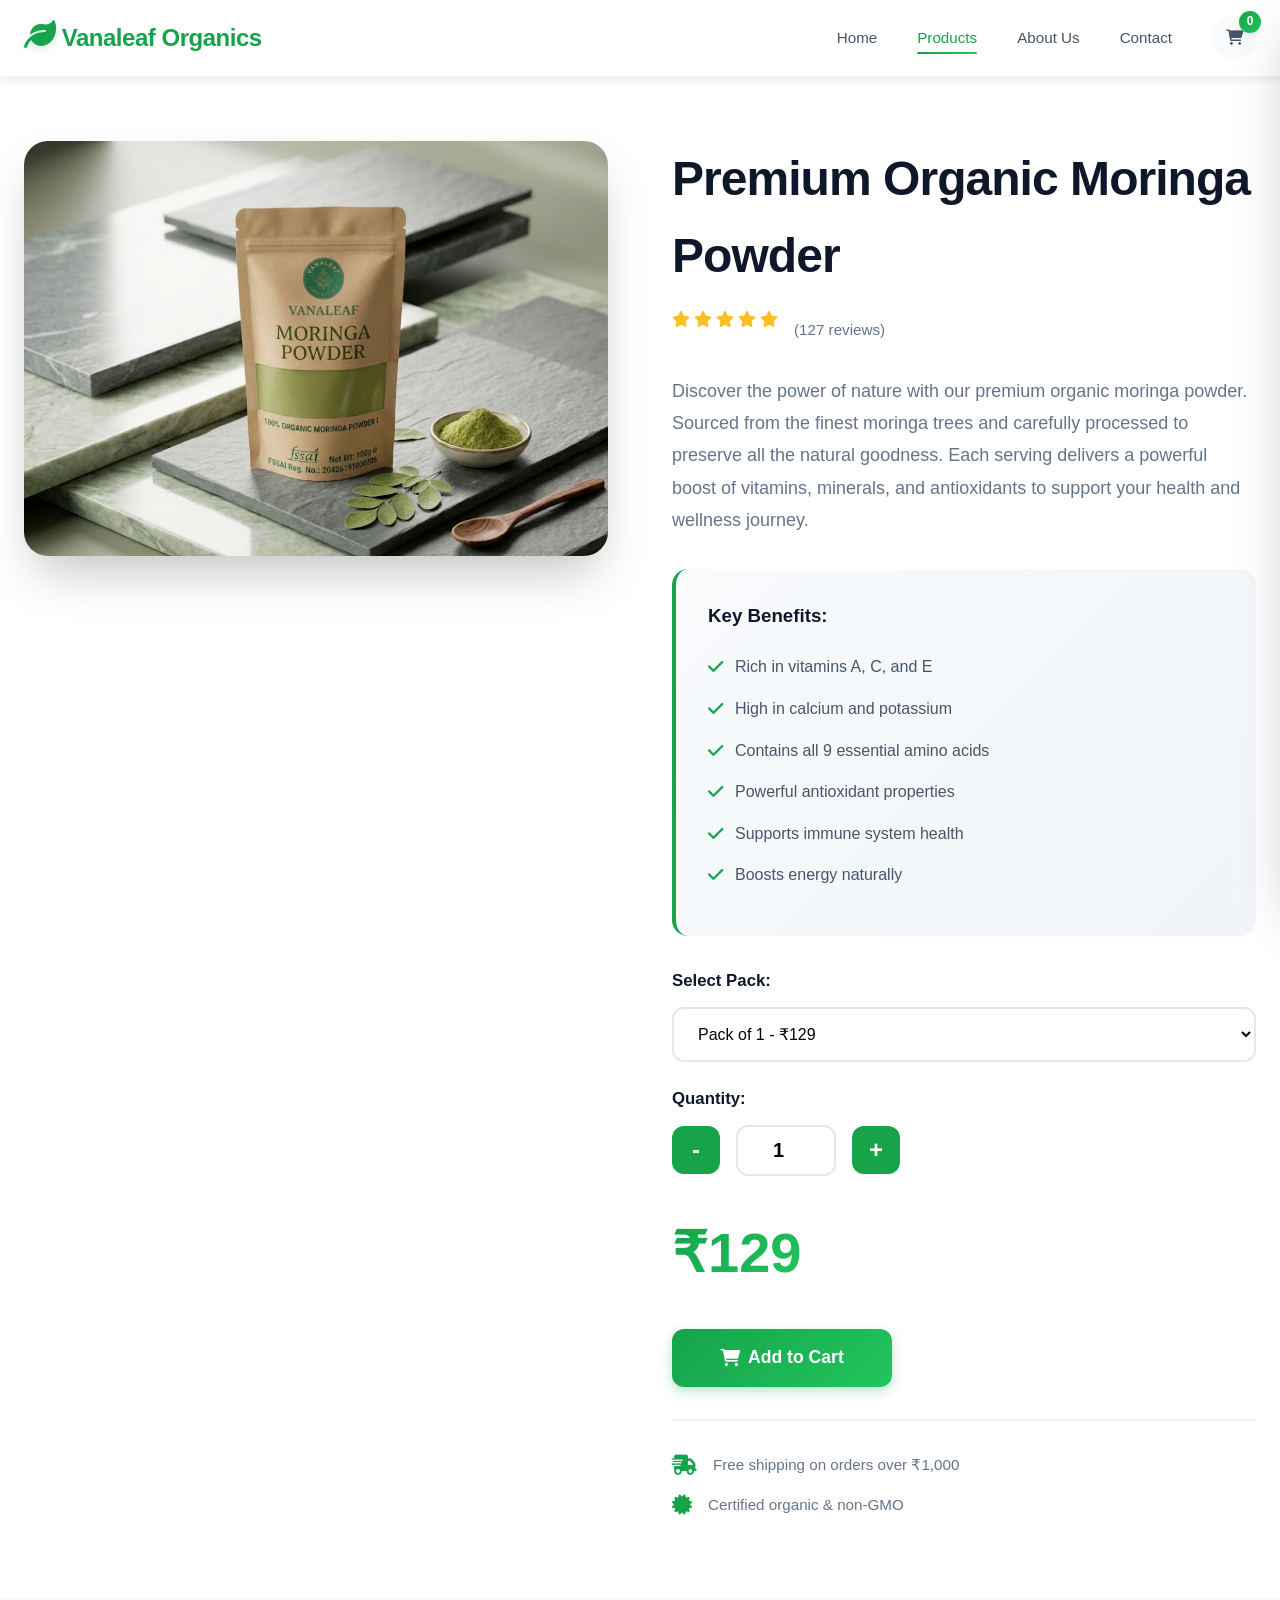
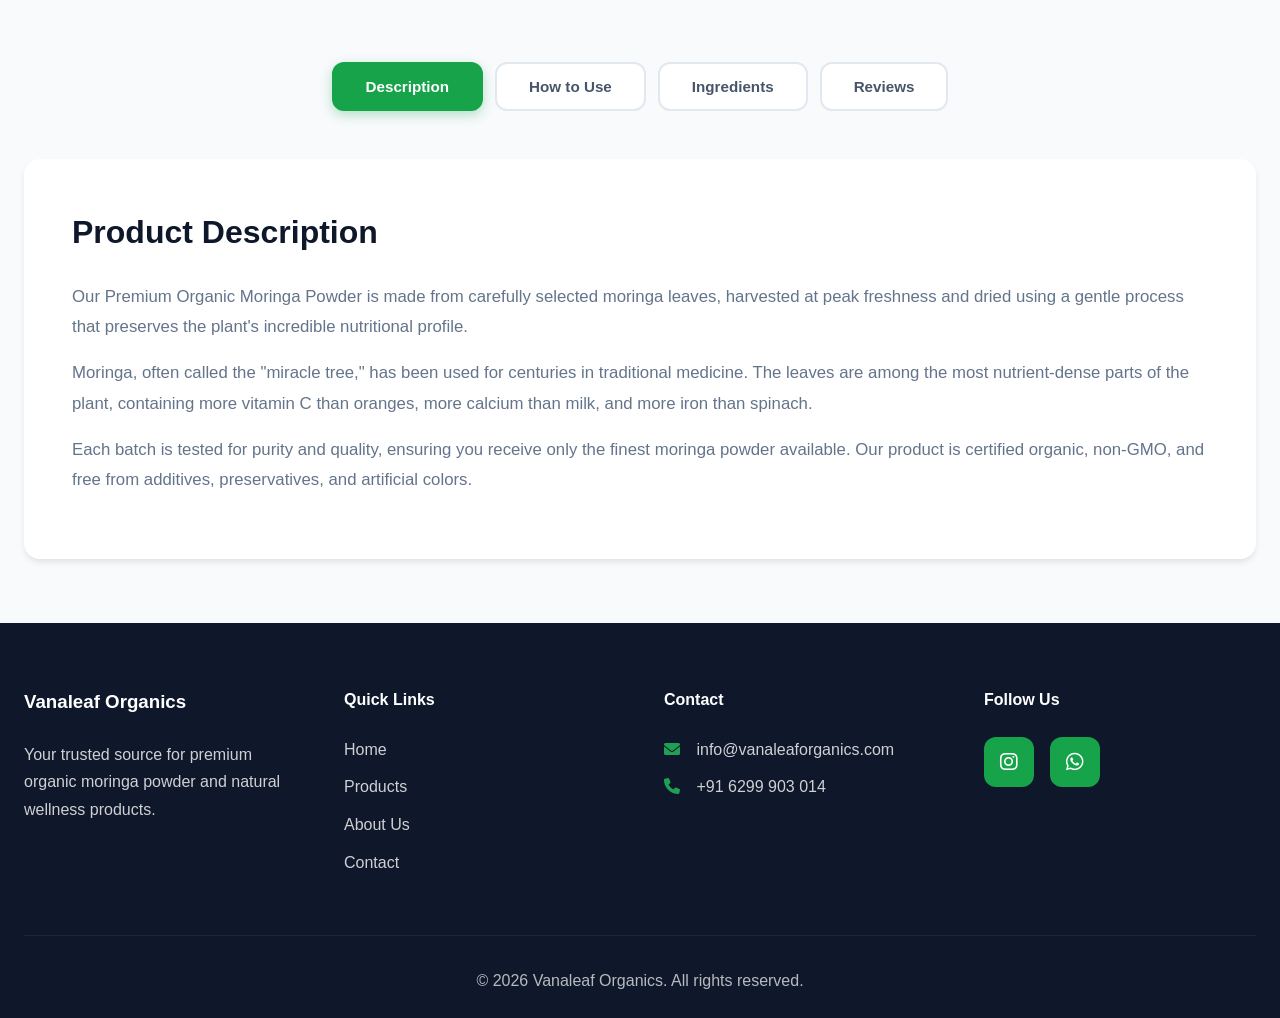
<file: product.html>
<!DOCTYPE html>
<html lang="en">
<head>
    <meta charset="UTF-8">
    <meta name="viewport" content="width=device-width, initial-scale=1.0">
    <title>Moringa Powder - Vanaleaf Organics</title>
    <link rel="stylesheet" href="css/style.css">
    <link rel="stylesheet" href="https://cdnjs.cloudflare.com/ajax/libs/font-awesome/6.0.0/css/all.min.css">
</head>
<body>
    <!-- Navigation -->
    <nav class="navbar">
        <div class="container">
            <div class="nav-wrapper">
                <div class="logo">
                    <a href="index.html">
                        <i class="fas fa-leaf"></i>
                        <span>Vanaleaf Organics</span>
                    </a>
                </div>
                <ul class="nav-menu" id="navMenu">
                    <li><a href="index.html">Home</a></li>
                    <li><a href="product.html" class="active">Products</a></li>
                    <li><a href="about.html">About Us</a></li>
                    <li><a href="contact.html">Contact</a></li>
                    <li class="cart-icon-wrapper">
                        <a href="#" id="cartToggle">
                            <i class="fas fa-shopping-cart"></i>
                            <span class="cart-count" id="cartCount">0</span>
                        </a>
                    </li>
                </ul>
                <div class="hamburger" id="hamburger">
                    <span></span>
                    <span></span>
                    <span></span>
                </div>
            </div>
        </div>
    </nav>

    <!-- Product Detail Section -->
    <section class="product-detail">
        <div class="container">
            <div class="product-grid">
                <div class="product-image-section">
                    <div class="main-image">
                        <img src="images/Product.png" alt="Premium Organic Moringa Powder" class="highlight-img large">
                    </div>
                </div>
                <div class="product-info-section">
                    <h1>Premium Organic Moringa Powder</h1>
                    <div class="product-rating">
                        <div class="stars">
                            <i class="fas fa-star"></i>
                            <i class="fas fa-star"></i>
                            <i class="fas fa-star"></i>
                            <i class="fas fa-star"></i>
                            <i class="fas fa-star"></i>
                        </div>
                        <span class="rating-count">(127 reviews)</span>
                    </div>
                    <p class="product-description">
                        Discover the power of nature with our premium organic moringa powder. Sourced from the finest moringa trees and carefully processed to preserve all the natural goodness. Each serving delivers a powerful boost of vitamins, minerals, and antioxidants to support your health and wellness journey.
                    </p>

                    <div class="product-benefits">
                        <h3>Key Benefits:</h3>
                        <ul>
                            <li><i class="fas fa-check"></i> Rich in vitamins A, C, and E</li>
                            <li><i class="fas fa-check"></i> High in calcium and potassium</li>
                            <li><i class="fas fa-check"></i> Contains all 9 essential amino acids</li>
                            <li><i class="fas fa-check"></i> Powerful antioxidant properties</li>
                            <li><i class="fas fa-check"></i> Supports immune system health</li>
                            <li><i class="fas fa-check"></i> Boosts energy naturally</li>
                        </ul>
                    </div>

                    <div class="product-options">
                        <div class="option-group">
                            <label for="size">Select Pack:</label>
                            <select id="size" class="size-select">
                                <option value="Pack of 1" data-price="129">Pack of 1 - ₹129</option>
                                <option value="Pack of 2" data-price="229">Pack of 2 - ₹229</option>
                            </select>
                        </div>
                        <div class="option-group">
                            <label for="quantity">Quantity:</label>
                            <div class="quantity-selector">
                                <button type="button" class="qty-btn" id="decreaseQty">-</button>
                                <input type="number" id="quantity" value="1" min="1" max="10">
                                <button type="button" class="qty-btn" id="increaseQty">+</button>
                            </div>
                        </div>
                    </div>

                    <div class="product-price">
                        <span class="price" id="productPrice">₹129</span>
                    </div>

                    <button class="btn btn-primary btn-large" id="addToCartBtn">
                        <i class="fas fa-shopping-cart"></i> Add to Cart
                    </button>

                    <div class="product-features">
                        <div class="feature-item">
                            <i class="fas fa-shipping-fast"></i>
                            <span>Free shipping on orders over ₹1,000</span>
                        </div>
                        <div class="feature-item">
                            <i class="fas fa-certificate"></i>
                            <span>Certified organic & non-GMO</span>
                        </div>
                    </div>
                </div>
            </div>
        </div>
    </section>

    <!-- Product Details Tabs -->
    <section class="product-tabs">
        <div class="container">
            <div class="tabs">
                <button class="tab-btn active" data-tab="description">Description</button>
                <button class="tab-btn" data-tab="usage">How to Use</button>
                <button class="tab-btn" data-tab="ingredients">Ingredients</button>
                <button class="tab-btn" data-tab="reviews">Reviews</button>
            </div>
            <div class="tab-content">
                <div class="tab-panel active" id="description">
                    <h3>Product Description</h3>
                    <p>Our Premium Organic Moringa Powder is made from carefully selected moringa leaves, harvested at peak freshness and dried using a gentle process that preserves the plant's incredible nutritional profile.</p>
                    <p>Moringa, often called the "miracle tree," has been used for centuries in traditional medicine. The leaves are among the most nutrient-dense parts of the plant, containing more vitamin C than oranges, more calcium than milk, and more iron than spinach.</p>
                    <p>Each batch is tested for purity and quality, ensuring you receive only the finest moringa powder available. Our product is certified organic, non-GMO, and free from additives, preservatives, and artificial colors.</p>
                </div>
                <div class="tab-panel" id="usage">
                    <h3>How to Use</h3>
                    <p><strong>Recommended Serving:</strong> 1-2 teaspoons per day</p>
                    <ul>
                        <li><strong>Smoothies:</strong> Add 1-2 teaspoons to your favorite smoothie recipe</li>
                        <li><strong>Tea:</strong> Mix with hot water and honey for a nutritious tea</li>
                        <li><strong>Juices:</strong> Blend into fresh fruit or vegetable juices</li>
                        <li><strong>Cooking:</strong> Sprinkle over salads, soups, or pasta dishes</li>
                        <li><strong>Baking:</strong> Add to energy balls, muffins, or bread</li>
                    </ul>
                    <p><em>Note: Start with a smaller amount and gradually increase to allow your body to adjust.</em></p>
                </div>
                <div class="tab-panel" id="ingredients">
                    <h3>Ingredients</h3>
                    <p><strong>100% Organic Moringa Oleifera Leaf Powder</strong></p>
                    <p>That's it. No fillers, no additives, no preservatives. Just pure, organic moringa powder.</p>
                    <img src="images/Nutritional_Profile.png" alt="Vanaleaf Moringa Powder Complete Nutritional Profile" class="highlight-img" style="aspect-ratio: auto; margin: 2rem 0;">
                    <h4>Nutritional Information (per 10g serving):</h4>
                    <ul>
                        <li>Calories: 37</li>
                        <li>Protein: 3g</li>
                        <li>Fiber: 2g</li>
                        <li>Vitamin A: 378 mcg (42% DV)</li>
                        <li>Vitamin C: 5.1mg (6% DV)</li>
                        <li>Calcium: 185mg (14% DV)</li>
                        <li>Iron: 4mg (22% DV)</li>
                        <li>Potassium: 337mg (7% DV)</li>
                    </ul>
                </div>
                <div class="tab-panel" id="reviews">
                    <h3>Customer Reviews</h3>
                    <div class="reviews-list">
                        <div class="review-item">
                            <div class="review-header">
                                <div class="stars">
                                    <i class="fas fa-star"></i>
                                    <i class="fas fa-star"></i>
                                    <i class="fas fa-star"></i>
                                    <i class="fas fa-star"></i>
                                    <i class="fas fa-star"></i>
                                </div>
                                <span class="review-date">May 15, 2026</span>
                            </div>
                            <h4>Amazing product!</h4>
                            <p>"I've been using this moringa powder for two months now, and I can feel the difference in my energy levels. The quality is exceptional, and it mixes well in my morning smoothie."</p>
                            <span class="reviewer">- Sarah M.</span>
                        </div>
                        <div class="review-item">
                            <div class="review-header">
                                <div class="stars">
                                    <i class="fas fa-star"></i>
                                    <i class="fas fa-star"></i>
                                    <i class="fas fa-star"></i>
                                    <i class="fas fa-star"></i>
                                    <i class="fas fa-star"></i>
                                </div>
                                <span class="review-date">May 10, 2026</span>
                            </div>
                            <h4>Highest quality</h4>
                            <p>"I've tried several brands of moringa powder, and this is by far the best. The color is vibrant green, and it tastes fresh. Will definitely reorder."</p>
                            <span class="reviewer">- John D.</span>
                        </div>
                        <div class="review-item">
                            <div class="review-header">
                                <div class="stars">
                                    <i class="fas fa-star"></i>
                                    <i class="fas fa-star"></i>
                                    <i class="fas fa-star"></i>
                                    <i class="fas fa-star"></i>
                                    <i class="fas fa-star"></i>
                                </div>
                                <span class="review-date">May 5, 2026</span>
                            </div>
                            <h4>Love it!</h4>
                            <p>"Great product! I add it to my tea every morning. It's helped boost my immunity, and I haven't been sick since I started using it."</p>
                            <span class="reviewer">- Emily R.</span>
                        </div>
                    </div>
                </div>
            </div>
        </div>
    </section>

    <!-- Footer -->
    <footer class="footer">
        <div class="container">
            <div class="footer-grid">
                <div class="footer-col">
                    <h3>Vanaleaf Organics</h3>
                    <p>Your trusted source for premium organic moringa powder and natural wellness products.</p>
                </div>
                <div class="footer-col">
                    <h4>Quick Links</h4>
                    <ul>
                        <li><a href="index.html">Home</a></li>
                        <li><a href="product.html">Products</a></li>
                        <li><a href="about.html">About Us</a></li>
                        <li><a href="contact.html">Contact</a></li>
                    </ul>
                </div>
                <div class="footer-col">
                    <h4>Contact</h4>
                    <ul>
                        <li><a href="mailto:info@vanaleaforganics.com"><i class="fas fa-envelope"></i> info@vanaleaforganics.com</a></li>
                        <li><a href="tel:+916299903014"><i class="fas fa-phone"></i> +91 6299 903 014</a></li>
                    </ul>
                </div>
                <div class="footer-col">
                    <h4>Follow Us</h4>
                    <div class="social-links">
                        <a href="https://www.instagram.com/vanaleaforganics" target="_blank"><i class="fab fa-instagram"></i></a>
                        <a href="https://wa.me/916299903014" target="_blank"><i class="fab fa-whatsapp"></i></a>
                    </div>
                </div>
            </div>
            <div class="footer-bottom">
                <p>&copy; 2026 Vanaleaf Organics. All rights reserved.</p>
            </div>
        </div>
    </footer>

    <!-- Shopping Cart Sidebar -->
    <div class="cart-sidebar" id="cartSidebar">
        <div class="cart-header">
            <h3>Shopping Cart</h3>
            <button class="close-cart" id="closeCart">&times;</button>
        </div>
        <div class="cart-items" id="cartItems">
            <p class="empty-cart">Your cart is empty</p>
        </div>
        <div class="cart-footer">
            <div class="cart-total">
                <span>Total:</span>
                <span id="cartTotal">₹0</span>
            </div>
            <div class="cart-buttons">
                <button class="btn btn-primary btn-block btn-whatsapp" id="orderWhatsappBtn">
                    <i class="fab fa-whatsapp"></i> Order via WhatsApp
                </button>
                <button class="btn btn-outline btn-block" id="orderCodBtn">
                    COD / UPI Payment
                </button>
            </div>
        </div>
    </div>

    <!-- Overlay -->
    <div class="overlay" id="overlay"></div>

    <script src="js/cart.js"></script>
    <script src="js/product.js"></script>
    <script src="js/main.js"></script>
</body>
</html>
</file>
<file: css/style.css>
/* Modern Reset and Base Styles */
* {
    margin: 0;
    padding: 0;
    box-sizing: border-box;
}

:root {
    --primary: #16a34a;
    --primary-dark: #15803d;
    --primary-light: #22c55e;
    --secondary: #0ea5e9;
    --accent: #fbbf24;
    --dark: #0f172a;
    --gray-900: #1e293b;
    --gray-800: #334155;
    --gray-700: #475569;
    --gray-600: #64748b;
    --gray-500: #94a3b8;
    --gray-400: #cbd5e1;
    --gray-300: #e2e8f0;
    --gray-200: #f1f5f9;
    --gray-100: #f8fafc;
    --white: #ffffff;
    --success: #10b981;
    --danger: #ef4444;
    --warning: #f59e0b;
    --shadow-sm: 0 1px 2px 0 rgba(0, 0, 0, 0.05);
    --shadow: 0 4px 6px -1px rgba(0, 0, 0, 0.1);
    --shadow-md: 0 10px 15px -3px rgba(0, 0, 0, 0.1);
    --shadow-lg: 0 20px 25px -5px rgba(0, 0, 0, 0.1);
    --shadow-xl: 0 25px 50px -12px rgba(0, 0, 0, 0.25);
    --radius: 0.75rem;
    --radius-lg: 1rem;
    --radius-xl: 1.5rem;
    --transition: all 0.3s cubic-bezier(0.4, 0, 0.2, 1);
}

html {
    scroll-behavior: smooth;
}

body {
    font-family: -apple-system, BlinkMacSystemFont, 'Segoe UI', Roboto, 'Helvetica Neue', Arial, sans-serif;
    line-height: 1.6;
    color: var(--gray-900);
    background-color: var(--white);
    -webkit-font-smoothing: antialiased;
    -moz-osx-font-smoothing: grayscale;
}

.container {
    max-width: 1280px;
    margin: 0 auto;
    padding: 0 1.5rem;
}

@media (min-width: 1536px) {
    .container {
        max-width: 1400px;
    }
}

a {
    text-decoration: none;
    color: inherit;
    transition: var(--transition);
}

ul {
    list-style: none;
}

img {
    max-width: 100%;
    height: auto;
    display: block;
}

/* Modern Navigation */
.navbar {
    background: rgba(255, 255, 255, 0.95);
    backdrop-filter: blur(20px);
    box-shadow: 0 1px 3px 0 rgba(0, 0, 0, 0.1);
    position: sticky;
    top: 0;
    z-index: 1000;
    border-bottom: 1px solid var(--gray-200);
}

.nav-wrapper {
    display: flex;
    justify-content: space-between;
    align-items: center;
    padding: 1rem 0;
    min-height: 70px;
}

.logo {
    display: flex;
    align-items: center;
    gap: 0.75rem;
    font-size: 1.5rem;
    font-weight: 700;
    color: var(--primary);
    letter-spacing: -0.02em;
}

.logo i {
    font-size: 2rem;
    filter: drop-shadow(0 2px 4px rgba(22, 163, 74, 0.2));
}

.nav-menu {
    display: flex;
    gap: 2.5rem;
    align-items: center;
}

.nav-menu li a {
    color: var(--gray-700);
    font-weight: 500;
    font-size: 0.95rem;
    position: relative;
    padding: 0.5rem 0;
    transition: var(--transition);
}

.nav-menu li a:hover {
    color: var(--primary);
}

.nav-menu li a.active {
    color: var(--primary);
}

.nav-menu li a.active::after {
    content: '';
    position: absolute;
    bottom: 0;
    left: 0;
    width: 100%;
    height: 2px;
    background: linear-gradient(90deg, var(--primary), var(--primary-light));
    border-radius: 2px;
}

.cart-icon-wrapper {
    position: relative;
}

.cart-icon-wrapper a {
    width: 44px;
    height: 44px;
    background: var(--gray-100);
    border-radius: 50%;
    display: flex;
    align-items: center;
    justify-content: center;
    transition: var(--transition);
}

.cart-icon-wrapper a:hover {
    background: var(--primary);
    color: var(--white);
    transform: translateY(-2px);
    box-shadow: var(--shadow-md);
}

.cart-count {
    position: absolute;
    top: -5px;
    right: -5px;
    background: linear-gradient(135deg, var(--primary), var(--primary-light));
    color: var(--white);
    border-radius: 50%;
    width: 22px;
    height: 22px;
    display: flex;
    align-items: center;
    justify-content: center;
    font-size: 0.75rem;
    font-weight: 700;
    box-shadow: var(--shadow);
}

.hamburger {
    display: none;
    flex-direction: column;
    cursor: pointer;
    gap: 5px;
    padding: 8px;
}

.hamburger span {
    width: 25px;
    height: 2.5px;
    background-color: var(--gray-700);
    border-radius: 2px;
    transition: var(--transition);
}

/* Modern Hero Section */
.hero {
    background: linear-gradient(135deg, rgba(15, 23, 42, 0.6) 0%, rgba(22, 163, 74, 0.4) 100%),
                url('https://images.unsplash.com/photo-1441974231531-c6227db76b6e?w=1920&q=80');
    background-size: cover;
    background-position: center;
    color: var(--white);
    padding: 8rem 0 6rem;
    position: relative;
    overflow: hidden;
}

.hero::before {
    content: '';
    position: absolute;
    top: 0;
    left: 0;
    right: 0;
    bottom: 0;
    background: rgba(15, 23, 42, 0.3);
}

.hero-content {
    max-width: 800px;
    margin: 0 auto;
    text-align: center;
    position: relative;
    z-index: 1;
}

.hero-title {
    font-size: clamp(2.5rem, 5vw, 4rem);
    font-weight: 800;
    margin-bottom: 1.5rem;
    line-height: 1.1;
    letter-spacing: -0.02em;
    animation: fadeInUp 0.8s ease;
}

.hero-subtitle {
    font-size: clamp(1.25rem, 3vw, 1.75rem);
    margin-bottom: 1rem;
    font-weight: 600;
    opacity: 0.95;
    animation: fadeInUp 0.8s ease 0.2s backwards;
}

.hero-description {
    font-size: clamp(1rem, 2vw, 1.25rem);
    margin-bottom: 3rem;
    opacity: 0.85;
    line-height: 1.8;
    animation: fadeInUp 0.8s ease 0.4s backwards;
}

.hero-buttons {
    display: flex;
    gap: 1rem;
    justify-content: center;
    flex-wrap: wrap;
    animation: fadeInUp 0.8s ease 0.6s backwards;
}

@keyframes fadeInUp {
    from {
        opacity: 0;
        transform: translateY(30px);
    }
    to {
        opacity: 1;
        transform: translateY(0);
    }
}

/* Modern Buttons */
.btn {
    display: inline-flex;
    align-items: center;
    justify-content: center;
    gap: 0.5rem;
    padding: 1rem 2rem;
    border-radius: var(--radius);
    font-weight: 600;
    font-size: 1rem;
    cursor: pointer;
    transition: var(--transition);
    border: none;
    line-height: 1;
    white-space: nowrap;
}

.btn-primary {
    background: linear-gradient(135deg, var(--primary), var(--primary-light));
    color: var(--white);
    box-shadow: 0 4px 12px rgba(22, 163, 74, 0.3);
}

.btn-primary:hover {
    transform: translateY(-2px);
    box-shadow: 0 8px 20px rgba(22, 163, 74, 0.4);
}

.btn-primary:active {
    transform: translateY(0);
}

.btn-secondary {
    background: rgba(255, 255, 255, 0.15);
    color: var(--white);
    border: 2px solid rgba(255, 255, 255, 0.3);
    backdrop-filter: blur(10px);
}

.btn-secondary:hover {
    background: rgba(255, 255, 255, 0.25);
    border-color: rgba(255, 255, 255, 0.5);
    transform: translateY(-2px);
}

.btn-large {
    padding: 1.25rem 3rem;
    font-size: 1.1rem;
}

.btn-block {
    width: 100%;
}

/* Modern Features Section */
.features {
    padding: 6rem 0;
    background: var(--gray-100);
}

.section-title {
    text-align: center;
    font-size: clamp(2rem, 4vw, 3rem);
    font-weight: 800;
    margin-bottom: 4rem;
    color: var(--dark);
    letter-spacing: -0.02em;
}

.features-grid {
    display: grid;
    grid-template-columns: repeat(auto-fit, minmax(280px, 1fr));
    gap: 2rem;
}

.feature-card {
    background: var(--white);
    padding: 2.5rem;
    border-radius: var(--radius-lg);
    text-align: center;
    box-shadow: var(--shadow);
    transition: var(--transition);
    border: 1px solid var(--gray-200);
}

.feature-card:hover {
    transform: translateY(-8px);
    box-shadow: var(--shadow-lg);
    border-color: var(--primary);
}

.feature-icon {
    width: 80px;
    height: 80px;
    margin: 0 auto 1.5rem;
    background: linear-gradient(135deg, rgba(22, 163, 74, 0.85), rgba(34, 197, 94, 0.85));
    background-size: cover;
    background-position: center;
    border-radius: 20px;
    display: flex;
    align-items: center;
    justify-content: center;
    font-size: 2.5rem;
    color: var(--white);
    box-shadow: 0 8px 20px rgba(22, 163, 74, 0.25);
}

.feature-icon-1 {
    background: linear-gradient(135deg, rgba(22, 163, 74, 0.85), rgba(34, 197, 94, 0.85)),
                url('https://images.unsplash.com/photo-1416879595882-3373a0480b5b?w=200&q=80');
    background-size: cover;
    background-position: center;
}

.feature-icon-2 {
    background: linear-gradient(135deg, rgba(22, 163, 74, 0.85), rgba(34, 197, 94, 0.85)),
                url('https://images.unsplash.com/photo-1470058869958-2a77bde41706?w=200&q=80');
    background-size: cover;
    background-position: center;
}

.feature-icon-3 {
    background: linear-gradient(135deg, rgba(22, 163, 74, 0.85), rgba(34, 197, 94, 0.85)),
                url('https://images.unsplash.com/photo-1501004318776-cd2ba00c4e6e?w=200&q=80');
    background-size: cover;
    background-position: center;
}

.feature-icon-4 {
    background: linear-gradient(135deg, rgba(22, 163, 74, 0.85), rgba(34, 197, 94, 0.85)),
                url('https://images.unsplash.com/photo-1500382017468-9049fed747ef?w=200&q=80');
    background-size: cover;
    background-position: center;
}

.feature-card h3 {
    font-size: 1.5rem;
    margin-bottom: 1rem;
    color: var(--dark);
    font-weight: 700;
}

.feature-card p {
    color: var(--gray-600);
    line-height: 1.7;
}

/* Product Highlight */
.product-highlight {
    padding: 6rem 0;
}

.highlight-grid {
    display: grid;
    grid-template-columns: 1fr 1fr;
    gap: 4rem;
    align-items: center;
}

.highlight-image {
    display: flex;
    justify-content: center;
    align-items: center;
}

.highlight-img {
    width: 100%;
    max-width: 500px;
    border-radius: var(--radius-xl);
    box-shadow: var(--shadow-xl);
    object-fit: cover;
}

.highlight-img.large {
    max-width: 600px;
}

.highlight-content h2 {
    font-size: clamp(2rem, 4vw, 3rem);
    color: var(--dark);
    margin-bottom: 1.5rem;
    font-weight: 800;
    letter-spacing: -0.02em;
}

.highlight-description {
    color: var(--gray-600);
    font-size: 1.125rem;
    margin-bottom: 2rem;
    line-height: 1.8;
}

.benefits-list {
    margin-bottom: 2.5rem;
}

.benefits-list li {
    display: flex;
    align-items: center;
    gap: 1rem;
    margin-bottom: 1rem;
    font-size: 1.125rem;
    color: var(--gray-700);
}

.benefits-list i {
    width: 28px;
    height: 28px;
    background: var(--primary);
    color: var(--white);
    border-radius: 50%;
    display: flex;
    align-items: center;
    justify-content: center;
    font-size: 0.875rem;
    flex-shrink: 0;
}

/* Testimonials */
.testimonials {
    padding: 6rem 0;
    background: var(--dark);
    color: var(--white);
    position: relative;
}

.testimonials .section-title {
    color: var(--white);
}

.testimonials-grid {
    display: grid;
    grid-template-columns: repeat(auto-fit, minmax(320px, 1fr));
    gap: 2rem;
}

.testimonial-card {
    background: rgba(255, 255, 255, 0.05);
    backdrop-filter: blur(10px);
    padding: 2.5rem;
    border-radius: var(--radius-lg);
    border: 1px solid rgba(255, 255, 255, 0.1);
    transition: var(--transition);
}

.testimonial-card:hover {
    background: rgba(255, 255, 255, 0.08);
    transform: translateY(-5px);
    border-color: rgba(255, 255, 255, 0.2);
}

.stars {
    color: var(--accent);
    margin-bottom: 1.5rem;
    display: flex;
    gap: 0.25rem;
}

.testimonial-card p {
    font-style: italic;
    color: rgba(255, 255, 255, 0.8);
    margin-bottom: 1.5rem;
    line-height: 1.8;
    font-size: 1.05rem;
}

.customer-name {
    font-weight: 600;
    color: var(--primary-light);
}

/* Product Detail Page */
.product-detail {
    padding: 4rem 0;
}

.product-grid {
    display: grid;
    grid-template-columns: 1fr 1fr;
    gap: 4rem;
}

.main-image {
    position: sticky;
    top: 100px;
}

.product-info-section h1 {
    font-size: clamp(2rem, 4vw, 3rem);
    color: var(--dark);
    margin-bottom: 1rem;
    font-weight: 800;
    letter-spacing: -0.02em;
}

.product-rating {
    display: flex;
    align-items: center;
    gap: 1rem;
    margin-bottom: 1.5rem;
}

.rating-count {
    color: var(--gray-600);
    font-size: 0.95rem;
}

.product-description {
    font-size: 1.125rem;
    color: var(--gray-600);
    margin-bottom: 2rem;
    line-height: 1.8;
}

.product-benefits {
    background: linear-gradient(135deg, var(--gray-100), var(--gray-200));
    padding: 2rem;
    border-radius: var(--radius-lg);
    margin-bottom: 2rem;
    border-left: 4px solid var(--primary);
}

.product-benefits h3 {
    color: var(--dark);
    margin-bottom: 1.5rem;
    font-weight: 700;
}

.product-benefits ul li {
    display: flex;
    align-items: center;
    gap: 0.75rem;
    margin-bottom: 1rem;
    color: var(--gray-700);
}

.product-benefits i {
    color: var(--primary);
    font-size: 1.1rem;
}

.product-options {
    margin-bottom: 2rem;
}

.option-group {
    margin-bottom: 1.5rem;
}

.option-group label {
    display: block;
    font-weight: 600;
    margin-bottom: 0.75rem;
    color: var(--dark);
    font-size: 1.05rem;
}

.size-select {
    width: 100%;
    padding: 1rem 1.25rem;
    border: 2px solid var(--gray-300);
    border-radius: var(--radius);
    font-size: 1rem;
    cursor: pointer;
    transition: var(--transition);
    background: var(--white);
    font-weight: 500;
}

.size-select:hover {
    border-color: var(--primary);
}

.size-select:focus {
    outline: none;
    border-color: var(--primary);
    box-shadow: 0 0 0 3px rgba(22, 163, 74, 0.1);
}

.quantity-selector {
    display: flex;
    align-items: center;
    gap: 1rem;
}

.qty-btn {
    background: var(--primary);
    color: var(--white);
    border: none;
    width: 48px;
    height: 48px;
    border-radius: var(--radius);
    font-size: 1.5rem;
    cursor: pointer;
    transition: var(--transition);
    display: flex;
    align-items: center;
    justify-content: center;
    font-weight: 600;
}

.qty-btn:hover {
    background: var(--primary-dark);
    transform: scale(1.05);
}

.qty-btn:active {
    transform: scale(0.95);
}

#quantity {
    width: 100px;
    text-align: center;
    padding: 0.75rem;
    border: 2px solid var(--gray-300);
    border-radius: var(--radius);
    font-size: 1.25rem;
    font-weight: 600;
}

.product-price {
    margin-bottom: 2rem;
}

.price {
    font-size: clamp(2.5rem, 5vw, 3.5rem);
    font-weight: 800;
    background: linear-gradient(135deg, var(--primary), var(--primary-light));
    -webkit-background-clip: text;
    -webkit-text-fill-color: transparent;
    background-clip: text;
}

.product-features {
    margin-top: 2rem;
    padding-top: 2rem;
    border-top: 2px solid var(--gray-200);
}

.feature-item {
    display: flex;
    align-items: center;
    gap: 1rem;
    margin-bottom: 1rem;
    color: var(--gray-600);
    font-size: 0.95rem;
}

.feature-item i {
    color: var(--primary);
    font-size: 1.25rem;
}

/* Product Tabs */
.product-tabs {
    padding: 4rem 0;
    background: var(--gray-100);
}

.tabs {
    display: flex;
    justify-content: center;
    gap: 0.75rem;
    margin-bottom: 3rem;
    flex-wrap: wrap;
}

.tab-btn {
    padding: 0.875rem 2rem;
    background: var(--white);
    border: 2px solid var(--gray-300);
    border-radius: var(--radius);
    cursor: pointer;
    transition: var(--transition);
    font-weight: 600;
    font-size: 0.95rem;
    color: var(--gray-700);
}

.tab-btn:hover {
    border-color: var(--primary);
    color: var(--primary);
}

.tab-btn.active {
    background: var(--primary);
    color: var(--white);
    border-color: var(--primary);
    box-shadow: 0 4px 12px rgba(22, 163, 74, 0.3);
}

.tab-content {
    background: var(--white);
    padding: 3rem;
    border-radius: var(--radius-lg);
    box-shadow: var(--shadow);
}

.tab-panel {
    display: none;
}

.tab-panel.active {
    display: block;
    animation: fadeIn 0.5s ease;
}

@keyframes fadeIn {
    from { opacity: 0; }
    to { opacity: 1; }
}

.tab-panel h3 {
    color: var(--dark);
    font-size: 2rem;
    margin-bottom: 1.5rem;
    font-weight: 700;
}

.tab-panel p {
    color: var(--gray-600);
    line-height: 1.8;
    margin-bottom: 1rem;
    font-size: 1.05rem;
}

.tab-panel ul {
    margin-left: 2rem;
    margin-bottom: 1.5rem;
}

.tab-panel ul li {
    list-style: disc;
    color: var(--gray-600);
    margin-bottom: 0.75rem;
    line-height: 1.7;
}

.reviews-list {
    margin-top: 2rem;
}

.review-item {
    border-bottom: 1px solid var(--gray-200);
    padding-bottom: 2rem;
    margin-bottom: 2rem;
}

.review-header {
    display: flex;
    justify-content: space-between;
    align-items: center;
    margin-bottom: 1rem;
}

.review-date {
    color: var(--gray-500);
    font-size: 0.9rem;
}

.review-item h4 {
    color: var(--dark);
    margin-bottom: 0.75rem;
    font-weight: 600;
}

.reviewer {
    color: var(--primary);
    font-weight: 600;
}

/* About Page */
.page-header {
    background: linear-gradient(135deg, var(--primary) 0%, var(--primary-dark) 100%);
    color: var(--white);
    padding: 5rem 0;
    text-align: center;
    position: relative;
    overflow: hidden;
}

.page-header::before {
    content: '';
    position: absolute;
    top: 0;
    left: 0;
    right: 0;
    bottom: 0;
    background: url('data:image/svg+xml,<svg width="100" height="100" xmlns="http://www.w3.org/2000/svg"><circle cx="50" cy="50" r="2" fill="white" opacity="0.1"/></svg>');
    opacity: 0.3;
}

.page-header h1 {
    font-size: clamp(2.5rem, 5vw, 4rem);
    margin-bottom: 1rem;
    font-weight: 800;
    letter-spacing: -0.02em;
    position: relative;
}

.page-header p {
    font-size: clamp(1.125rem, 2vw, 1.5rem);
    opacity: 0.9;
    position: relative;
}

.about-section {
    padding: 6rem 0;
}

.about-grid {
    display: grid;
    grid-template-columns: 1fr 1fr;
    gap: 4rem;
    align-items: center;
}

.about-content p {
    color: var(--gray-600);
    line-height: 1.8;
    margin-bottom: 1.5rem;
    font-size: 1.125rem;
}

.about-content h2 {
    color: var(--dark);
    font-size: clamp(2rem, 4vw, 3rem);
    margin-bottom: 1.5rem;
    font-weight: 800;
    letter-spacing: -0.02em;
}

.values-section {
    padding: 6rem 0;
    background: var(--gray-100);
}

.values-grid {
    display: grid;
    grid-template-columns: repeat(auto-fit, minmax(280px, 1fr));
    gap: 2rem;
}

.value-card {
    background: var(--white);
    padding: 2.5rem;
    border-radius: var(--radius-lg);
    text-align: center;
    box-shadow: var(--shadow);
    transition: var(--transition);
    border: 1px solid var(--gray-200);
}

.value-card:hover {
    transform: translateY(-8px);
    box-shadow: var(--shadow-lg);
    border-color: var(--primary);
}

.value-icon {
    width: 80px;
    height: 80px;
    margin: 0 auto 1.5rem;
    background: linear-gradient(135deg, var(--primary), var(--primary-light));
    border-radius: 20px;
    display: flex;
    align-items: center;
    justify-content: center;
    font-size: 2.5rem;
    color: var(--white);
    box-shadow: 0 8px 20px rgba(22, 163, 74, 0.25);
}

.value-card h3 {
    color: var(--dark);
    margin-bottom: 1rem;
    font-weight: 700;
}

.value-card p {
    color: var(--gray-600);
    line-height: 1.7;
}

.why-moringa {
    padding: 6rem 0;
}

.moringa-content {
    max-width: 1000px;
    margin: 0 auto;
    text-align: center;
}

.moringa-content p {
    color: var(--gray-600);
    font-size: 1.125rem;
    line-height: 1.8;
    margin-bottom: 2rem;
}

.moringa-facts {
    display: grid;
    grid-template-columns: repeat(auto-fit, minmax(200px, 1fr));
    gap: 2rem;
    margin: 3rem 0;
}

.fact-item {
    background: linear-gradient(135deg, var(--primary), var(--primary-dark));
    padding: 2.5rem;
    border-radius: var(--radius-lg);
    color: var(--white);
    box-shadow: var(--shadow-lg);
    transition: var(--transition);
}

.fact-item:hover {
    transform: translateY(-8px);
    box-shadow: var(--shadow-xl);
}

.fact-number {
    font-size: 3.5rem;
    font-weight: 800;
    margin-bottom: 0.5rem;
    line-height: 1;
}

.fact-label {
    font-size: 1.25rem;
    opacity: 0.95;
}

.process-section {
    padding: 6rem 0;
    background: var(--gray-100);
}

.process-steps {
    display: grid;
    grid-template-columns: repeat(auto-fit, minmax(320px, 1fr));
    gap: 2rem;
}

.step {
    background: var(--white);
    padding: 2.5rem;
    border-radius: var(--radius-lg);
    box-shadow: var(--shadow);
    border-left: 4px solid var(--primary);
    transition: var(--transition);
}

.step:hover {
    transform: translateY(-5px);
    box-shadow: var(--shadow-lg);
}

.step-number {
    width: 60px;
    height: 60px;
    background: linear-gradient(135deg, var(--primary), var(--primary-light));
    color: var(--white);
    border-radius: var(--radius);
    display: flex;
    align-items: center;
    justify-content: center;
    font-size: 1.75rem;
    font-weight: 800;
    margin-bottom: 1.5rem;
    box-shadow: 0 8px 20px rgba(22, 163, 74, 0.25);
}

.step h3 {
    color: var(--dark);
    margin-bottom: 1rem;
    font-weight: 700;
}

.step p {
    color: var(--gray-600);
    line-height: 1.7;
}

.certifications {
    padding: 6rem 0;
}

.cert-grid {
    display: grid;
    grid-template-columns: repeat(auto-fit, minmax(220px, 1fr));
    gap: 2rem;
}

.cert-item {
    text-align: center;
    padding: 2.5rem;
    background: var(--gray-100);
    border-radius: var(--radius-lg);
    transition: var(--transition);
    border: 2px solid transparent;
}

.cert-item:hover {
    background: var(--white);
    border-color: var(--primary);
    transform: translateY(-5px);
    box-shadow: var(--shadow-lg);
}

.cert-item i {
    font-size: 4rem;
    color: var(--primary);
    margin-bottom: 1rem;
}

.cert-item h4 {
    color: var(--dark);
    font-weight: 700;
}

/* Contact Page */
.contact-section {
    padding: 6rem 0;
}

.contact-grid {
    display: grid;
    grid-template-columns: 1fr 1fr;
    gap: 4rem;
}

.contact-info h2 {
    color: var(--dark);
    font-size: clamp(2rem, 4vw, 3rem);
    margin-bottom: 1rem;
    font-weight: 800;
    letter-spacing: -0.02em;
}

.contact-info > p {
    color: var(--gray-600);
    font-size: 1.125rem;
    line-height: 1.8;
    margin-bottom: 2rem;
}

.contact-methods {
    margin-bottom: 3rem;
}

.contact-method {
    display: flex;
    gap: 1.5rem;
    margin-bottom: 1.5rem;
    padding: 1.5rem;
    background: var(--gray-100);
    border-radius: var(--radius-lg);
    transition: var(--transition);
    border: 2px solid transparent;
}

.contact-method:hover {
    background: var(--white);
    border-color: var(--primary);
    box-shadow: var(--shadow);
}

.method-icon {
    width: 60px;
    height: 60px;
    background: linear-gradient(135deg, var(--primary), var(--primary-light));
    color: var(--white);
    border-radius: var(--radius);
    display: flex;
    align-items: center;
    justify-content: center;
    font-size: 1.75rem;
    flex-shrink: 0;
    box-shadow: 0 8px 20px rgba(22, 163, 74, 0.25);
}

.method-info h3 {
    color: var(--dark);
    margin-bottom: 0.5rem;
    font-weight: 700;
}

.method-info p {
    color: var(--gray-600);
}

.social-section h3 {
    color: var(--dark);
    margin-bottom: 1.5rem;
    font-weight: 700;
}

.social-links {
    display: flex;
    gap: 1rem;
}

.social-links a {
    width: 50px;
    height: 50px;
    background: var(--primary);
    color: var(--white);
    display: flex;
    align-items: center;
    justify-content: center;
    border-radius: var(--radius);
    transition: var(--transition);
    font-size: 1.25rem;
}

.social-links a:hover {
    background: var(--primary-dark);
    transform: translateY(-5px);
    box-shadow: 0 8px 20px rgba(22, 163, 74, 0.3);
}

.social-links.large a {
    width: 60px;
    height: 60px;
    font-size: 1.5rem;
}

.contact-form-wrapper {
    background: var(--gray-100);
    padding: 3rem;
    border-radius: var(--radius-lg);
    border: 2px solid var(--gray-200);
}

.contact-form-wrapper h2 {
    color: var(--dark);
    margin-bottom: 2rem;
    font-weight: 700;
}

.form-group {
    margin-bottom: 1.5rem;
}

.form-row {
    display: grid;
    grid-template-columns: 1fr 1fr;
    gap: 1rem;
}

.form-group label {
    display: block;
    font-weight: 600;
    margin-bottom: 0.75rem;
    color: var(--dark);
    font-size: 0.95rem;
}

.form-group input,
.form-group textarea,
.form-group select {
    width: 100%;
    padding: 1rem 1.25rem;
    border: 2px solid var(--gray-300);
    border-radius: var(--radius);
    font-size: 1rem;
    font-family: inherit;
    transition: var(--transition);
    background: var(--white);
}

.form-group input:focus,
.form-group textarea:focus,
.form-group select:focus {
    outline: none;
    border-color: var(--primary);
    box-shadow: 0 0 0 3px rgba(22, 163, 74, 0.1);
}

.form-message {
    margin-top: 1rem;
    padding: 1rem 1.25rem;
    border-radius: var(--radius);
    display: none;
    font-weight: 500;
}

.form-message.success {
    display: block;
    background: #d1fae5;
    color: #065f46;
    border: 2px solid #10b981;
}

.form-message.error {
    display: block;
    background: #fee2e2;
    color: #991b1b;
    border: 2px solid #ef4444;
}

.faq-section {
    padding: 6rem 0;
    background: var(--gray-100);
}

.faq-grid {
    display: grid;
    grid-template-columns: repeat(auto-fit, minmax(380px, 1fr));
    gap: 2rem;
}

.faq-item {
    background: var(--white);
    padding: 2.5rem;
    border-radius: var(--radius-lg);
    box-shadow: var(--shadow);
    transition: var(--transition);
    border-left: 4px solid var(--primary);
}

.faq-item:hover {
    transform: translateY(-5px);
    box-shadow: var(--shadow-lg);
}

.faq-item h3 {
    color: var(--dark);
    margin-bottom: 1rem;
    font-weight: 700;
    line-height: 1.4;
}

.faq-item p {
    color: var(--gray-600);
    line-height: 1.8;
}

/* Footer */
.footer {
    background: var(--dark);
    color: var(--white);
    padding: 4rem 0 1.5rem;
}

.footer-grid {
    display: grid;
    grid-template-columns: repeat(auto-fit, minmax(240px, 1fr));
    gap: 3rem;
    margin-bottom: 3rem;
}

.footer-col h3,
.footer-col h4 {
    margin-bottom: 1.5rem;
    font-weight: 700;
}

.footer-col p {
    opacity: 0.8;
    line-height: 1.7;
}

.footer-col ul li {
    margin-bottom: 0.75rem;
    opacity: 0.8;
    transition: var(--transition);
}

.footer-col ul li:hover {
    opacity: 1;
    color: var(--primary-light);
}

.footer-col ul li a:hover {
    color: var(--primary-light);
}

.footer-col ul li i {
    margin-right: 0.75rem;
    color: var(--primary-light);
}

.footer-bottom {
    text-align: center;
    padding-top: 2rem;
    border-top: 1px solid rgba(255, 255, 255, 0.1);
    opacity: 0.7;
}

/* Shopping Cart Sidebar */
.cart-sidebar {
    position: fixed;
    right: -450px;
    top: 0;
    width: 450px;
    height: 100vh;
    background: var(--white);
    box-shadow: var(--shadow-xl);
    z-index: 2000;
    transition: right 0.3s cubic-bezier(0.4, 0, 0.2, 1);
    display: flex;
    flex-direction: column;
}

.cart-sidebar.active {
    right: 0;
}

.cart-header {
    display: flex;
    justify-content: space-between;
    align-items: center;
    padding: 2rem;
    border-bottom: 2px solid var(--gray-200);
}

.cart-header h3 {
    color: var(--dark);
    font-weight: 700;
    font-size: 1.5rem;
}

.close-cart {
    background: var(--gray-100);
    border: none;
    width: 40px;
    height: 40px;
    border-radius: 50%;
    font-size: 1.5rem;
    cursor: pointer;
    color: var(--gray-600);
    transition: var(--transition);
    display: flex;
    align-items: center;
    justify-content: center;
}

.close-cart:hover {
    background: var(--danger);
    color: var(--white);
}

.cart-items {
    flex: 1;
    overflow-y: auto;
    padding: 2rem;
}

.empty-cart {
    text-align: center;
    color: var(--gray-500);
    padding: 4rem 2rem;
    font-size: 1.125rem;
}

.cart-item {
    display: flex;
    gap: 1.25rem;
    padding: 1.5rem;
    border-radius: var(--radius);
    background: var(--gray-100);
    margin-bottom: 1rem;
    transition: var(--transition);
}

.cart-item:hover {
    background: var(--gray-200);
}

.cart-item-info {
    flex: 1;
}

.cart-item-name {
    font-weight: 600;
    color: var(--dark);
    margin-bottom: 0.5rem;
    font-size: 1.05rem;
}

.cart-item-details {
    font-size: 0.9rem;
    color: var(--gray-600);
    margin-bottom: 0.5rem;
}

.cart-item-price {
    font-weight: 700;
    color: var(--primary);
    font-size: 1.125rem;
}

.remove-item {
    background: none;
    border: none;
    color: var(--gray-500);
    cursor: pointer;
    font-size: 1.25rem;
    transition: var(--transition);
    width: 32px;
    height: 32px;
    border-radius: 50%;
    display: flex;
    align-items: center;
    justify-content: center;
}

.remove-item:hover {
    background: var(--danger);
    color: var(--white);
}

.cart-footer {
    padding: 2rem;
    border-top: 2px solid var(--gray-200);
    background: var(--gray-50);
}

.cart-total {
    display: flex;
    justify-content: space-between;
    font-size: 1.5rem;
    font-weight: 800;
    margin-bottom: 1.5rem;
    color: var(--dark);
}

/* Overlay */
.overlay {
    display: none;
    position: fixed;
    top: 0;
    left: 0;
    width: 100%;
    height: 100%;
    background: rgba(0, 0, 0, 0.5);
    backdrop-filter: blur(4px);
    z-index: 1500;
}

.overlay.active {
    display: block;
}

/* Cart Buttons */
.cart-buttons {
    display: flex;
    flex-direction: column;
    gap: 0.75rem;
}

.btn-whatsapp {
    background: linear-gradient(135deg, #25d366, #128c7e);
    box-shadow: 0 4px 12px rgba(37, 211, 102, 0.3);
}

.btn-whatsapp:hover {
    transform: translateY(-2px);
    box-shadow: 0 8px 20px rgba(37, 211, 102, 0.4);
}

.btn-outline {
    background: transparent;
    color: var(--primary);
    border: 2px solid var(--primary);
    font-weight: 600;
}

.btn-outline:hover {
    background: var(--primary);
    color: var(--white);
    transform: translateY(-2px);
    box-shadow: 0 4px 12px rgba(22, 163, 74, 0.3);
}

/* Responsive Design */
@media (max-width: 1024px) {
    .highlight-grid,
    .product-grid,
    .about-grid,
    .contact-grid {
        grid-template-columns: 1fr;
        gap: 3rem;
    }

    .main-image {
        position: static;
    }
}

@media (max-width: 768px) {
    .hamburger {
        display: flex;
    }

    .nav-menu {
        position: fixed;
        left: -100%;
        top: 70px;
        flex-direction: column;
        background: rgba(255, 255, 255, 0.98);
        backdrop-filter: blur(20px);
        width: 100%;
        text-align: center;
        transition: 0.3s;
        box-shadow: 0 10px 27px rgba(0, 0, 0, 0.1);
        padding: 2rem 0;
        gap: 1.5rem;
        border-bottom: 2px solid var(--gray-200);
    }

    .nav-menu.active {
        left: 0;
    }

    .hero {
        padding: 5rem 0 4rem;
    }

    .hero-buttons {
        flex-direction: column;
    }

    .features,
    .testimonials,
    .product-tabs,
    .about-section,
    .values-section,
    .why-moringa,
    .process-section,
    .certifications,
    .contact-section,
    .faq-section {
        padding: 4rem 0;
    }

    .section-title {
        margin-bottom: 3rem;
    }

    .highlight-img {
        max-width: 350px;
    }

    .cart-sidebar {
        width: 100%;
        right: -100%;
    }

    .modal-content {
        padding: 2rem 1.5rem;
        margin: 1rem;
    }

    .form-row {
        grid-template-columns: 1fr;
    }

    .tabs {
        gap: 0.5rem;
    }

    .tab-btn {
        padding: 0.75rem 1.5rem;
        font-size: 0.9rem;
    }

    .tab-content {
        padding: 2rem 1.5rem;
    }

    .faq-grid {
        grid-template-columns: 1fr;
    }
}

@media (max-width: 480px) {
    .container {
        padding: 0 1rem;
    }

    .hero-title {
        font-size: 2rem;
    }

    .section-title {
        font-size: 1.75rem;
    }

    .btn {
        padding: 0.875rem 1.5rem;
    }

    .page-header h1 {
        font-size: 2rem;
    }

    .features-grid,
    .testimonials-grid,
    .values-grid,
    .moringa-facts,
    .process-steps,
    .cert-grid {
        grid-template-columns: 1fr;
    }

    .feature-card,
    .testimonial-card,
    .value-card,
    .step,
    .faq-item {
        padding: 2rem 1.5rem;
    }
}

/* Print Styles */
@media print {
    .navbar,
    .cart-sidebar,
    .overlay,
    .hamburger,
    .hero-buttons,
    .btn {
        display: none !important;
    }
}
</file>
